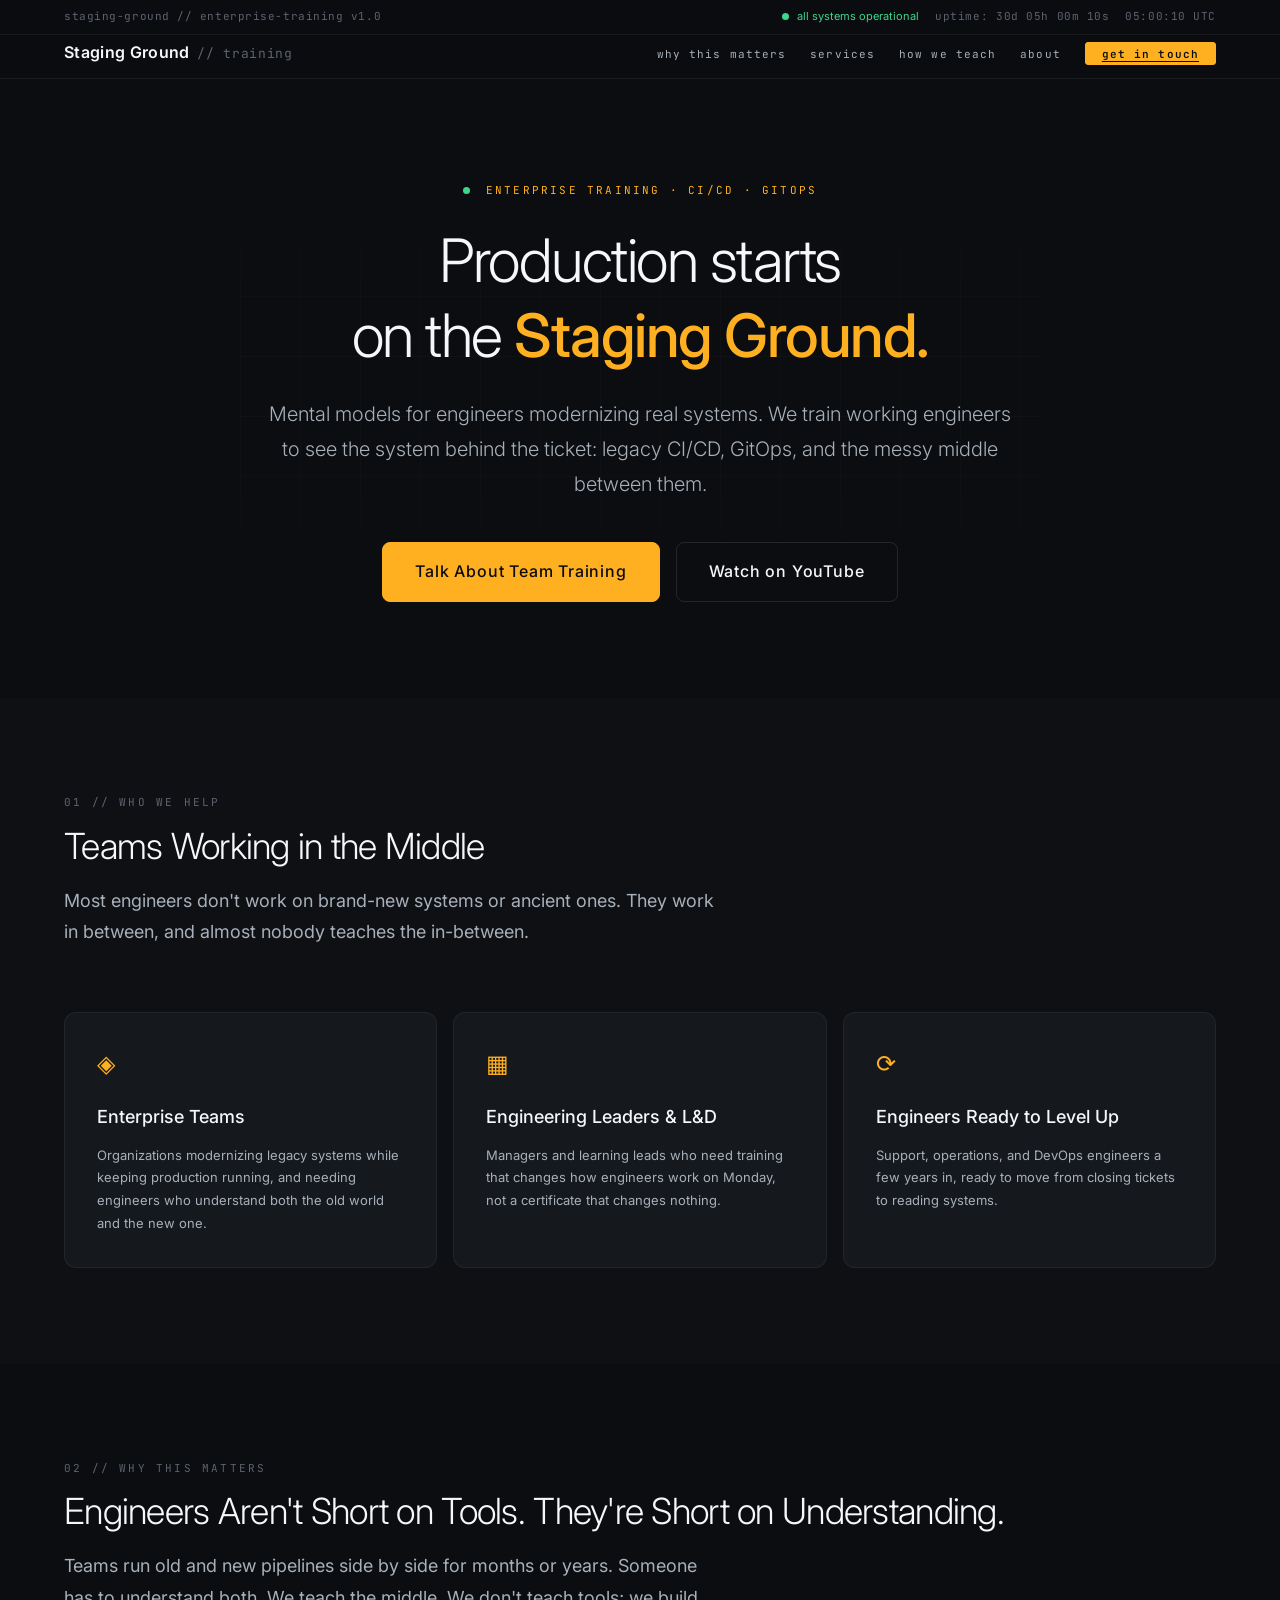
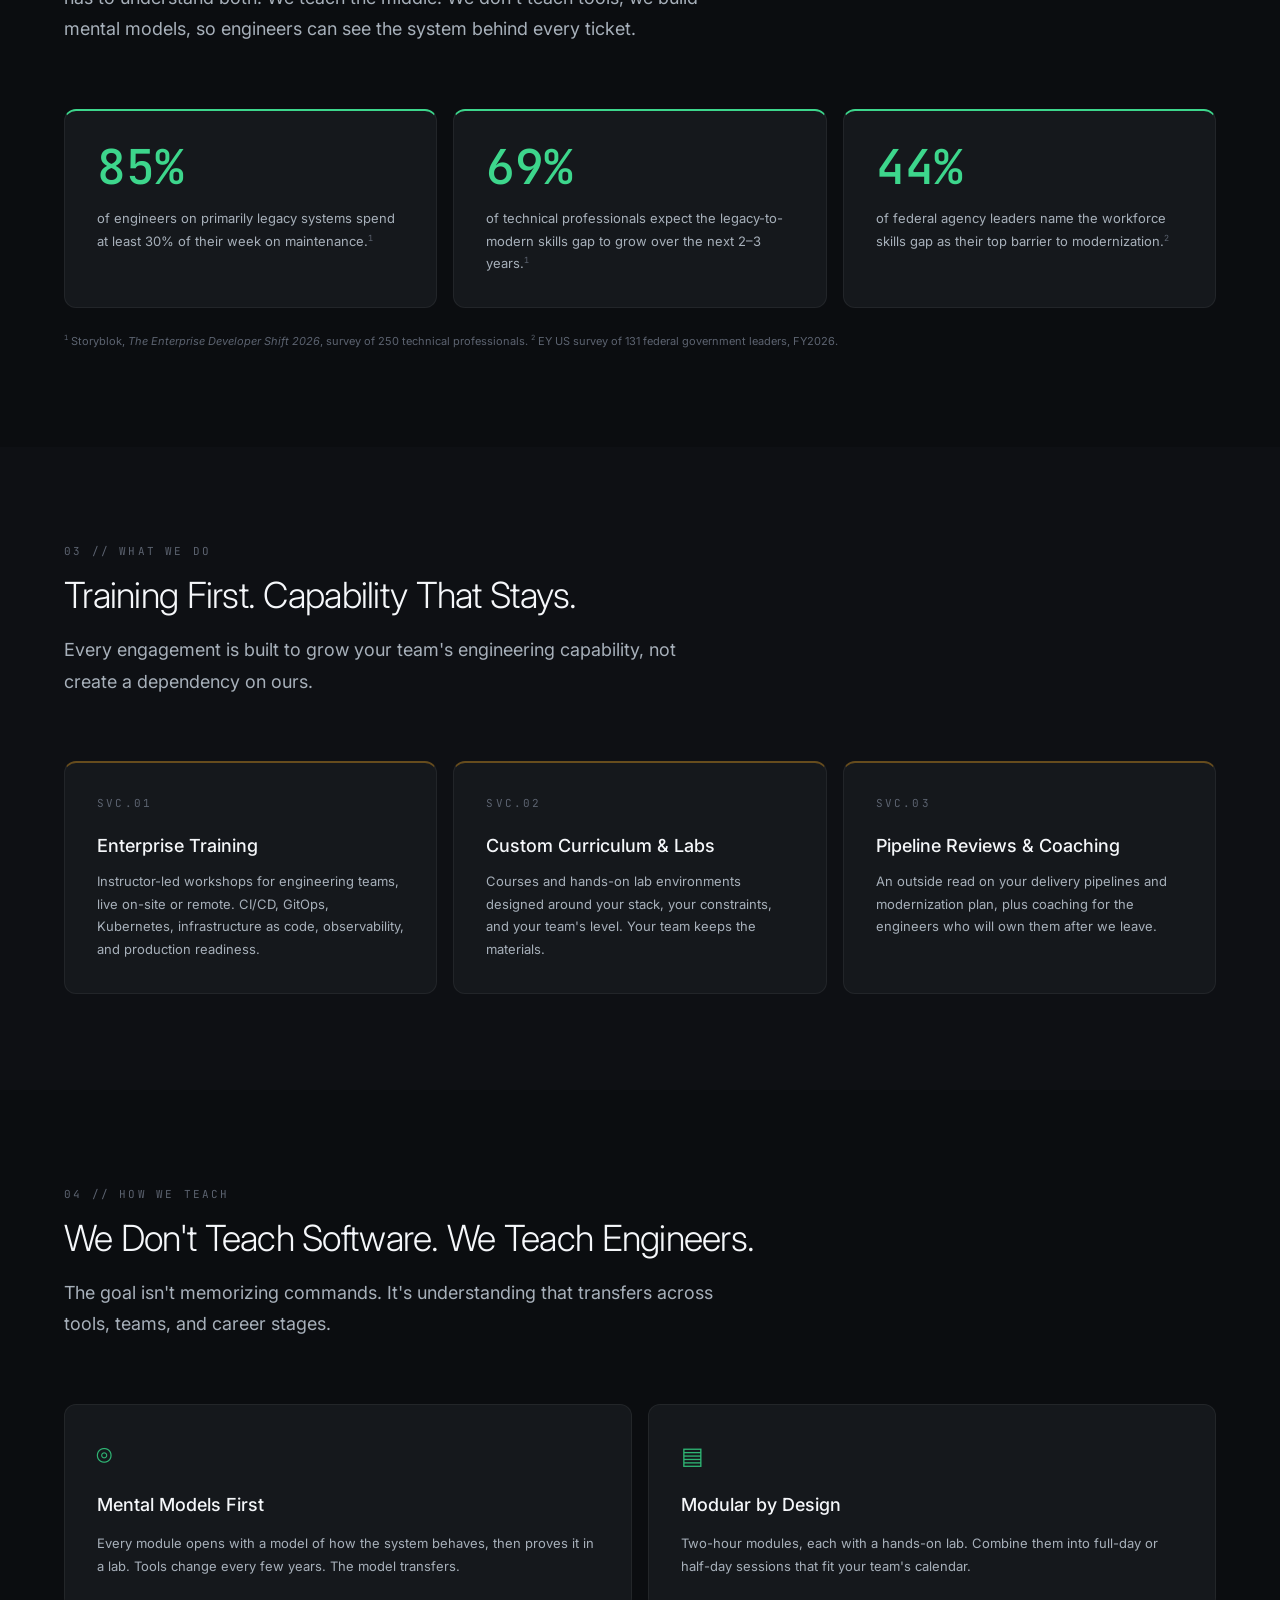
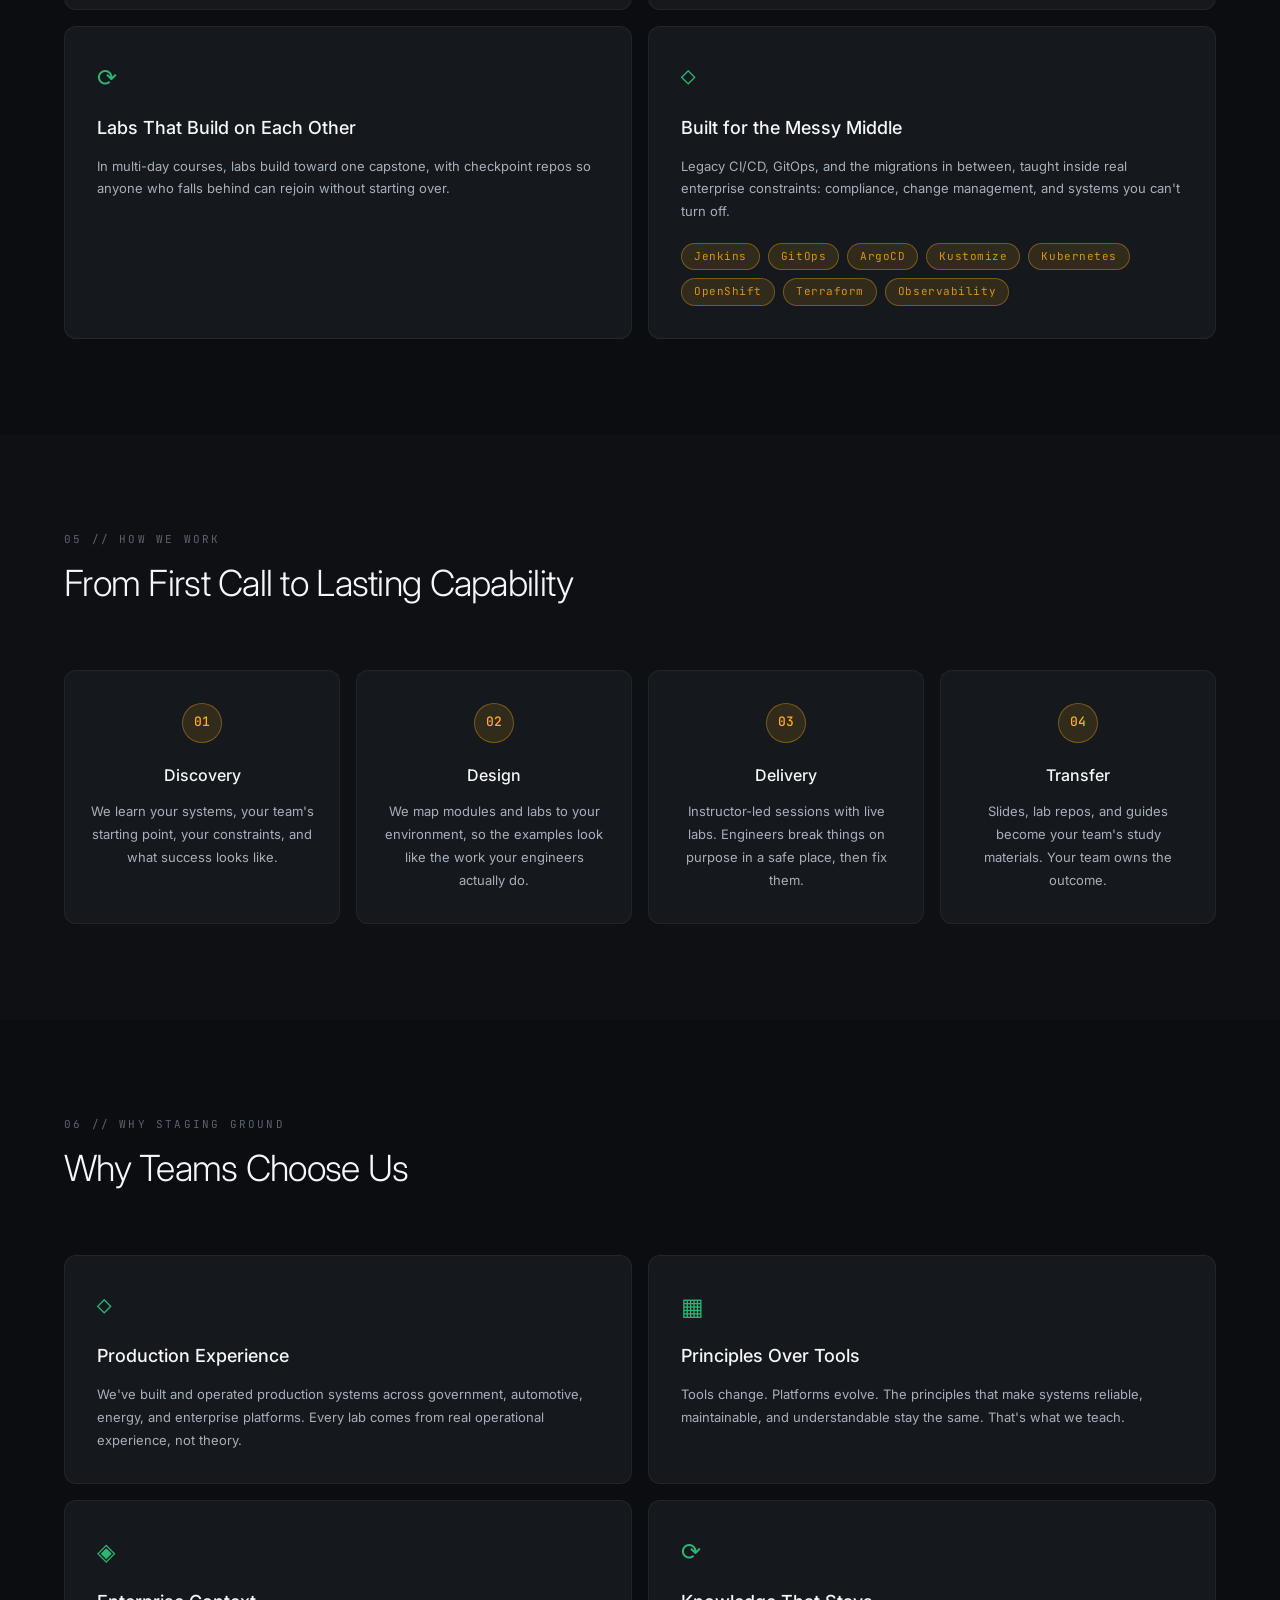
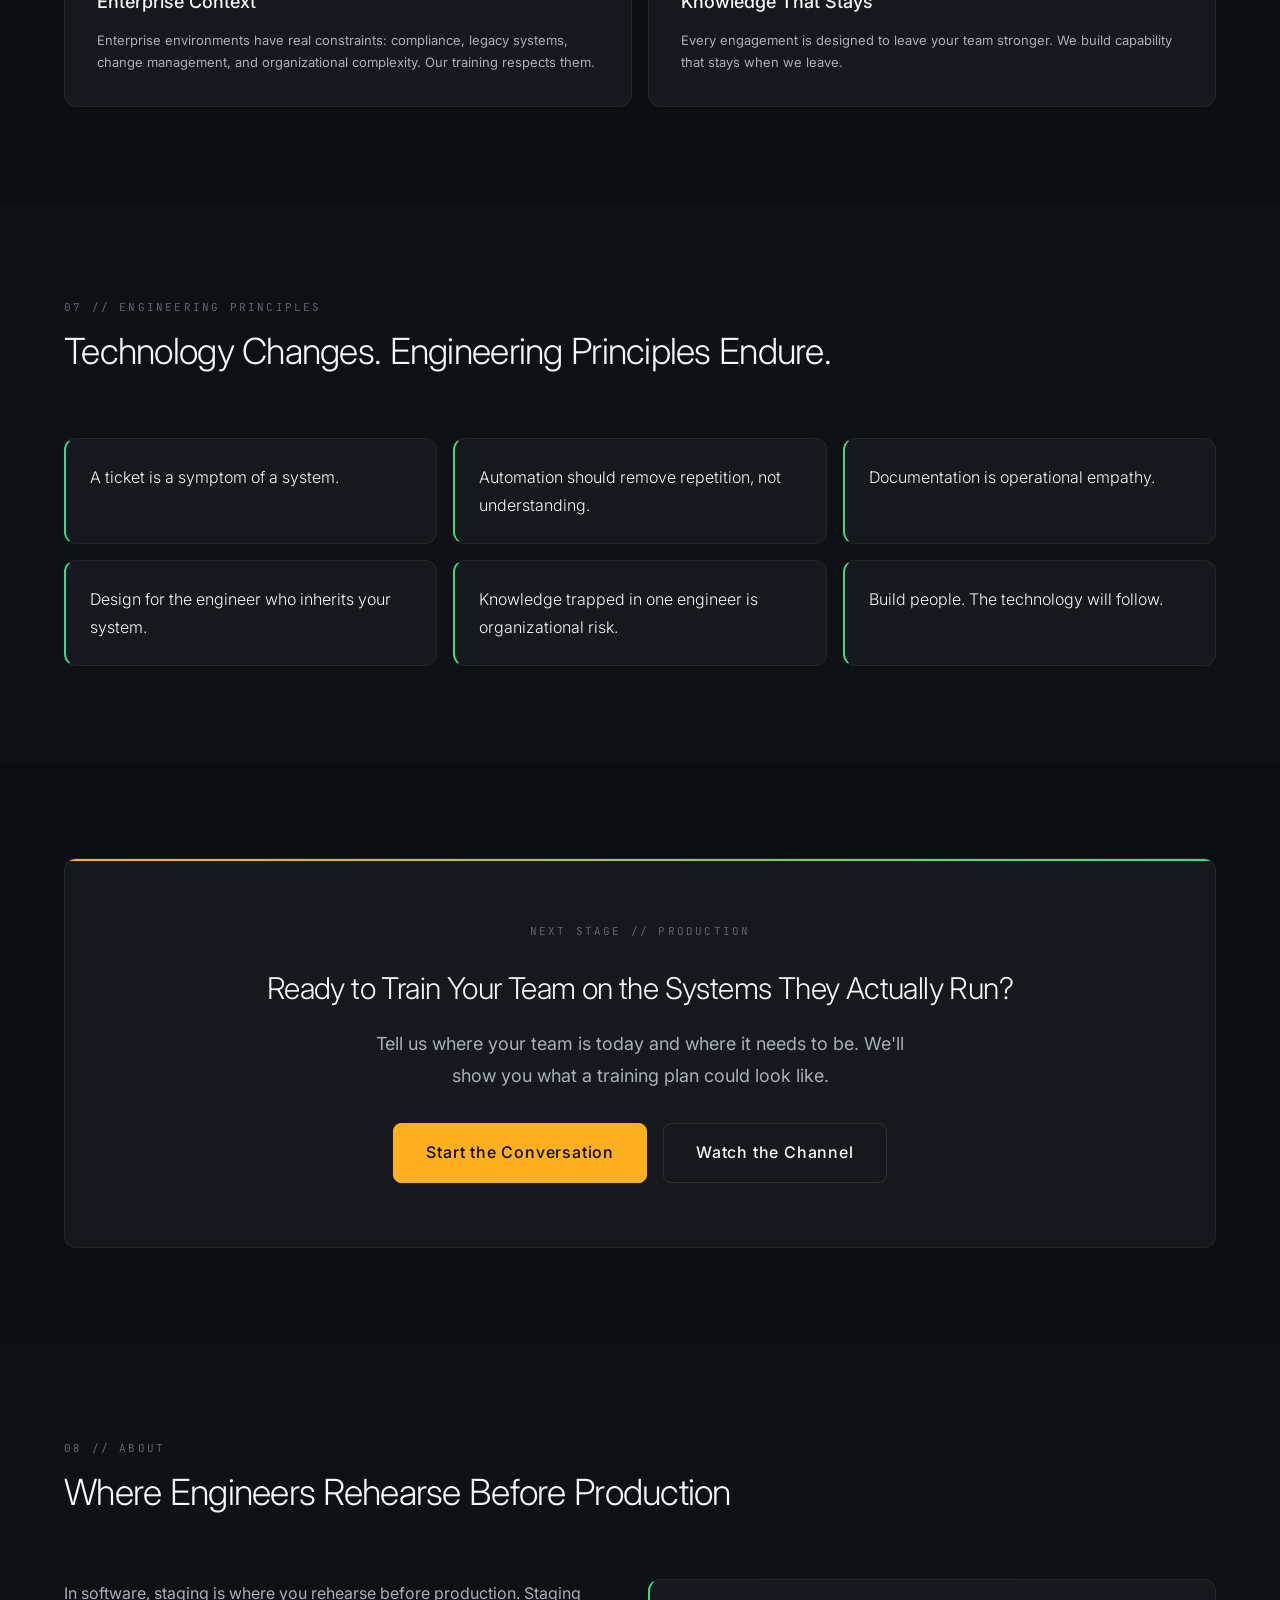
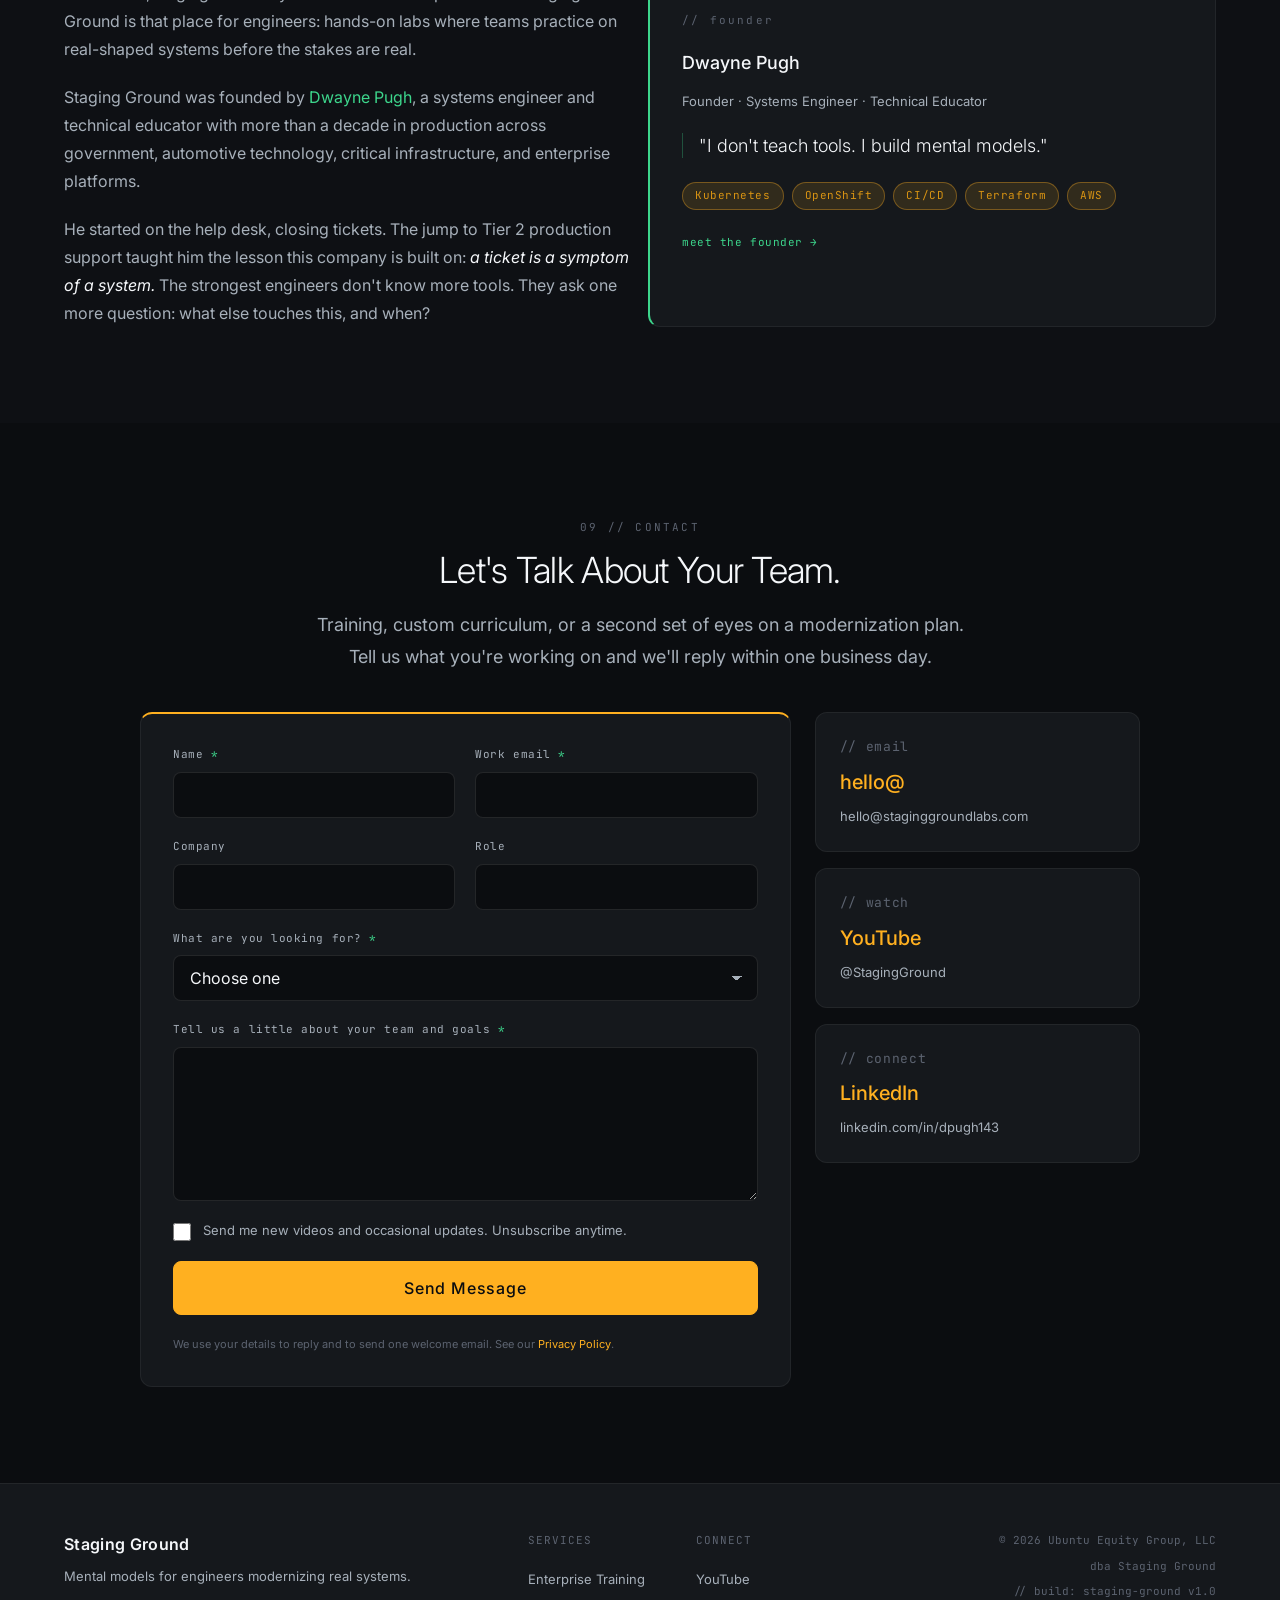
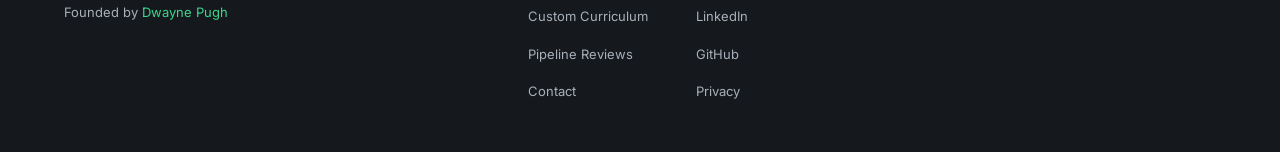
<file: index.html>
<!DOCTYPE html>
<html lang="en">
<head>
  <meta charset="UTF-8" />
  <meta name="viewport" content="width=device-width, initial-scale=1" />
  <title>Staging Ground | Enterprise Technical Training for Real Systems</title>
  <meta name="description" content="Staging Ground trains working engineers to see the system behind the ticket: legacy CI/CD, GitOps, Kubernetes, and the messy middle between them. Hands-on enterprise training built on mental models, not tool tutorials." />
  <meta name="keywords" content="enterprise technical training, DevOps training, CI/CD training, Jenkins migration, GitOps training, Kubernetes training, platform engineering, SRE, Staging Ground" />
  <link rel="canonical" href="https://staginggroundlabs.com/" />

  <meta property="og:site_name" content="Staging Ground" />
  <meta property="og:title" content="Staging Ground | Mental Models for Engineers Modernizing Real Systems" />
  <meta property="og:description" content="Hands-on enterprise training for legacy CI/CD, GitOps, and the messy middle between them." />
  <meta property="og:type" content="website" />
  <meta property="og:url" content="https://staginggroundlabs.com/" />
  <meta name="twitter:card" content="summary" />
  <meta name="twitter:title" content="Staging Ground | Enterprise Technical Training" />
  <meta name="twitter:description" content="Mental models for engineers modernizing real systems." />

  <link rel="icon" href="data:image/svg+xml,%3Csvg xmlns='http://www.w3.org/2000/svg' viewBox='0 0 64 64'%3E%3Crect width='64' height='64' rx='12' fill='%230B0D10'/%3E%3Ctext x='32' y='42' font-family='monospace' font-size='30' font-weight='700' text-anchor='middle' %3E%3Ctspan fill='%23FFB020'%3Eg%3C/tspan%3E%3Ctspan fill='%233DD68C'%3Eg%3C/tspan%3E%3C/text%3E%3C/svg%3E" />

  <link rel="preconnect" href="https://fonts.googleapis.com" />
  <link rel="preconnect" href="https://fonts.gstatic.com" crossorigin />
  <link href="https://fonts.googleapis.com/css2?family=JetBrains+Mono:wght@400;500&family=Inter:wght@300;400;500;600&display=swap" rel="stylesheet" />

  <link rel="stylesheet" href="css/tokens.css" />
  <link rel="stylesheet" href="css/main.css" />
</head>

<body>

  <a href="#main-content" class="skip-link">Skip to main content</a>

  <!-- STATUS BAR ========================================================== -->
  <div class="status-bar" role="banner" aria-label="System status">
    <div class="status-bar__inner">
      <span class="status-bar__id mono">staging-ground // enterprise-training v1.0</span>
      <div class="status-bar__indicators">
        <span class="status-pill status-pill--green" aria-label="System operational">
          <span class="status-dot" aria-hidden="true"></span>
          all systems operational
        </span>
        <span class="status-pill mono" id="uptime-counter" aria-live="polite" aria-label="Uptime">
          uptime: <span id="uptime-value">calculating...</span>
        </span>
        <span class="status-pill mono" id="utc-clock" aria-live="off">
          <span id="clock-value">--:--:-- UTC</span>
        </span>
      </div>
    </div>
  </div>

  <!-- NAVIGATION ========================================================== -->
  <nav class="nav" role="navigation" aria-label="Primary navigation">
    <div class="nav__inner">
      <a href="#" class="nav__brand" aria-label="Staging Ground home">
        <span class="nav__brand-name">Staging Ground</span>
        <span class="nav__brand-sub mono">// training</span>
      </a>
      <button class="nav__toggle" id="nav-toggle" aria-expanded="false" aria-controls="nav-menu" aria-label="Toggle navigation">
        <span class="nav__toggle-bar"></span>
        <span class="nav__toggle-bar"></span>
        <span class="nav__toggle-bar"></span>
      </button>
      <ul class="nav__menu" id="nav-menu" role="list">
        <li><a href="#why" class="nav__link">why this matters</a></li>
        <li><a href="#services" class="nav__link">services</a></li>
        <li><a href="#training" class="nav__link">how we teach</a></li>
        <li><a href="#about" class="nav__link">about</a></li>
        <li><a href="#contact" class="nav__link nav__link--cta">get in touch</a></li>
      </ul>
    </div>
  </nav>

  <!-- MAIN CONTENT ======================================================== -->
  <main id="main-content">

    <!-- HERO =============================================================== -->
    <section class="hero" aria-labelledby="hero-heading">
      <div class="container">
        <div class="hero__grid-overlay" aria-hidden="true"></div>

        <p class="hero__eyebrow mono">
          <span class="status-dot status-dot--inline" aria-hidden="true"></span>
          enterprise training · ci/cd · gitops
        </p>
        <h1 class="hero__heading" id="hero-heading">
          Production starts<br />
          on the <span class="hero__heading-accent">Staging Ground.</span>
        </h1>
        <p class="hero__sub">
          Mental models for engineers modernizing real systems. We train working
          engineers to see the system behind the ticket: legacy CI/CD, GitOps,
          and the messy middle between them.
        </p>
        <div class="hero__actions">
          <a href="#contact" class="btn btn--primary btn--lg">Talk About Team Training</a>
          <a href="https://www.youtube.com/@StagingGround" target="_blank" rel="noopener" class="btn btn--ghost btn--lg">Watch on YouTube</a>
        </div>
      </div>
    </section>

    <!-- WHO WE HELP ======================================================= -->
    <section class="section section--alt" id="audience" aria-labelledby="audience-heading">
      <div class="container">
        <div class="section__header">
          <p class="section__eyebrow section-num">01 // who we help</p>
          <h2 class="section__heading" id="audience-heading">Teams Working in the Middle</h2>
          <p class="section__sub">
            Most engineers don't work on brand-new systems or ancient ones. They work
            in between, and almost nobody teaches the in-between.
          </p>
        </div>

        <div class="audience__grid">
          <div class="audience-card">
            <div class="audience-card__icon" aria-hidden="true">◈</div>
            <h3 class="audience-card__title">Enterprise Teams</h3>
            <p class="audience-card__desc">
              Organizations modernizing legacy systems while keeping production running,
              and needing engineers who understand both the old world and the new one.
            </p>
          </div>
          <div class="audience-card">
            <div class="audience-card__icon" aria-hidden="true">▦</div>
            <h3 class="audience-card__title">Engineering Leaders &amp; L&amp;D</h3>
            <p class="audience-card__desc">
              Managers and learning leads who need training that changes how engineers
              work on Monday, not a certificate that changes nothing.
            </p>
          </div>
          <div class="audience-card">
            <div class="audience-card__icon" aria-hidden="true">⟳</div>
            <h3 class="audience-card__title">Engineers Ready to Level Up</h3>
            <p class="audience-card__desc">
              Support, operations, and DevOps engineers a few years in, ready to move
              from closing tickets to reading systems.
            </p>
          </div>
        </div>
      </div>
    </section>

    <!-- WHY WE TEACH THIS ================================================= -->
    <section class="section" id="why" aria-labelledby="why-heading">
      <div class="container">
        <div class="section__header">
          <p class="section__eyebrow section-num">02 // why this matters</p>
          <h2 class="section__heading" id="why-heading">Engineers Aren't Short on Tools. They're Short on Understanding.</h2>
          <p class="section__sub">
            Teams run old and new pipelines side by side for months or years. Someone has
            to understand both. We teach the middle. We don't teach tools; we build mental
            models, so engineers can see the system behind every ticket.
          </p>
        </div>

        <div class="audience__grid">
          <div class="stat-card">
            <p class="stat-card__num">85%</p>
            <p class="stat-card__desc">
              of engineers on primarily legacy systems spend at least 30% of their week on maintenance.<sup>1</sup>
            </p>
          </div>
          <div class="stat-card">
            <p class="stat-card__num">69%</p>
            <p class="stat-card__desc">
              of technical professionals expect the legacy-to-modern skills gap to grow over the next 2–3 years.<sup>1</sup>
            </p>
          </div>
          <div class="stat-card">
            <p class="stat-card__num">44%</p>
            <p class="stat-card__desc">
              of federal agency leaders name the workforce skills gap as their top barrier to modernization.<sup>2</sup>
            </p>
          </div>
        </div>

        <p class="source-note">
          <sup>1</sup> Storyblok, <em>The Enterprise Developer Shift 2026</em>, survey of 250 technical professionals.
          <sup>2</sup> EY US survey of 131 federal government leaders, FY2026.
        </p>
      </div>
    </section>

    <!-- SERVICES ========================================================== -->
    <section class="section section--alt" id="services" aria-labelledby="services-heading">
      <div class="container">
        <div class="section__header">
          <p class="section__eyebrow section-num">03 // what we do</p>
          <h2 class="section__heading" id="services-heading">Training First. Capability That Stays.</h2>
          <p class="section__sub">
            Every engagement is built to grow your team's engineering capability,
            not create a dependency on ours.
          </p>
        </div>

        <div class="services__grid">
          <div class="service-card">
            <p class="service-card__num">SVC.01</p>
            <h3 class="service-card__title">Enterprise Training</h3>
            <p class="service-card__desc">
              Instructor-led workshops for engineering teams, live on-site or remote.
              CI/CD, GitOps, Kubernetes, infrastructure as code, observability, and
              production readiness.
            </p>
          </div>
          <div class="service-card">
            <p class="service-card__num">SVC.02</p>
            <h3 class="service-card__title">Custom Curriculum &amp; Labs</h3>
            <p class="service-card__desc">
              Courses and hands-on lab environments designed around your stack, your
              constraints, and your team's level. Your team keeps the materials.
            </p>
          </div>
          <div class="service-card">
            <p class="service-card__num">SVC.03</p>
            <h3 class="service-card__title">Pipeline Reviews &amp; Coaching</h3>
            <p class="service-card__desc">
              An outside read on your delivery pipelines and modernization plan, plus
              coaching for the engineers who will own them after we leave.
            </p>
          </div>
        </div>
      </div>
    </section>

    <!-- HOW WE TEACH ====================================================== -->
    <section class="section" id="training" aria-labelledby="training-heading">
      <div class="container">
        <div class="section__header">
          <p class="section__eyebrow section-num">04 // how we teach</p>
          <h2 class="section__heading" id="training-heading">We Don't Teach Software. We Teach Engineers.</h2>
          <p class="section__sub">
            The goal isn't memorizing commands. It's understanding that transfers across
            tools, teams, and career stages.
          </p>
        </div>

        <div class="why__grid">
          <div class="why-card">
            <div class="why-card__icon" aria-hidden="true">◎</div>
            <h3 class="why-card__title">Mental Models First</h3>
            <p class="why-card__desc">
              Every module opens with a model of how the system behaves, then proves it
              in a lab. Tools change every few years. The model transfers.
            </p>
          </div>
          <div class="why-card">
            <div class="why-card__icon" aria-hidden="true">▤</div>
            <h3 class="why-card__title">Modular by Design</h3>
            <p class="why-card__desc">
              Two-hour modules, each with a hands-on lab. Combine them into full-day or
              half-day sessions that fit your team's calendar.
            </p>
          </div>
          <div class="why-card">
            <div class="why-card__icon" aria-hidden="true">⟳</div>
            <h3 class="why-card__title">Labs That Build on Each Other</h3>
            <p class="why-card__desc">
              In multi-day courses, labs build toward one capstone, with checkpoint repos
              so anyone who falls behind can rejoin without starting over.
            </p>
          </div>
          <div class="why-card">
            <div class="why-card__icon" aria-hidden="true">◇</div>
            <h3 class="why-card__title">Built for the Messy Middle</h3>
            <p class="why-card__desc">
              Legacy CI/CD, GitOps, and the migrations in between, taught inside real
              enterprise constraints: compliance, change management, and systems you can't turn off.
            </p>
            <div class="tag-row" style="margin-top: var(--space-5);">
              <span class="tag">Jenkins</span>
              <span class="tag">GitOps</span>
              <span class="tag">ArgoCD</span>
              <span class="tag">Kustomize</span>
              <span class="tag">Kubernetes</span>
              <span class="tag">OpenShift</span>
              <span class="tag">Terraform</span>
              <span class="tag">Observability</span>
            </div>
          </div>
        </div>
      </div>
    </section>

    <!-- HOW WE WORK ======================================================= -->
    <section class="section section--alt" id="process" aria-labelledby="process-heading">
      <div class="container">
        <div class="section__header">
          <p class="section__eyebrow section-num">05 // how we work</p>
          <h2 class="section__heading" id="process-heading">From First Call to Lasting Capability</h2>
        </div>

        <div class="process__grid">
          <div class="process-step">
            <div class="process-step__num">01</div>
            <h3 class="process-step__title">Discovery</h3>
            <p class="process-step__desc">
              We learn your systems, your team's starting point, your constraints,
              and what success looks like.
            </p>
          </div>
          <div class="process-step">
            <div class="process-step__num">02</div>
            <h3 class="process-step__title">Design</h3>
            <p class="process-step__desc">
              We map modules and labs to your environment, so the examples look like
              the work your engineers actually do.
            </p>
          </div>
          <div class="process-step">
            <div class="process-step__num">03</div>
            <h3 class="process-step__title">Delivery</h3>
            <p class="process-step__desc">
              Instructor-led sessions with live labs. Engineers break things on purpose
              in a safe place, then fix them.
            </p>
          </div>
          <div class="process-step">
            <div class="process-step__num">04</div>
            <h3 class="process-step__title">Transfer</h3>
            <p class="process-step__desc">
              Slides, lab repos, and guides become your team's study materials.
              Your team owns the outcome.
            </p>
          </div>
        </div>
      </div>
    </section>

    <!-- WHY STAGING GROUND ================================================ -->
    <section class="section" id="difference" aria-labelledby="difference-heading">
      <div class="container">
        <div class="section__header">
          <p class="section__eyebrow section-num">06 // why staging ground</p>
          <h2 class="section__heading" id="difference-heading">Why Teams Choose Us</h2>
        </div>

        <div class="why__grid">
          <div class="why-card">
            <div class="why-card__icon" aria-hidden="true">◇</div>
            <h3 class="why-card__title">Production Experience</h3>
            <p class="why-card__desc">
              We've built and operated production systems across government, automotive,
              energy, and enterprise platforms. Every lab comes from real operational
              experience, not theory.
            </p>
          </div>
          <div class="why-card">
            <div class="why-card__icon" aria-hidden="true">▦</div>
            <h3 class="why-card__title">Principles Over Tools</h3>
            <p class="why-card__desc">
              Tools change. Platforms evolve. The principles that make systems reliable,
              maintainable, and understandable stay the same. That's what we teach.
            </p>
          </div>
          <div class="why-card">
            <div class="why-card__icon" aria-hidden="true">◈</div>
            <h3 class="why-card__title">Enterprise Context</h3>
            <p class="why-card__desc">
              Enterprise environments have real constraints: compliance, legacy systems,
              change management, and organizational complexity. Our training respects them.
            </p>
          </div>
          <div class="why-card">
            <div class="why-card__icon" aria-hidden="true">⟳</div>
            <h3 class="why-card__title">Knowledge That Stays</h3>
            <p class="why-card__desc">
              Every engagement is designed to leave your team stronger. We build
              capability that stays when we leave.
            </p>
          </div>
        </div>
      </div>
    </section>

    <!-- ENGINEERING PRINCIPLES ============================================ -->
    <section class="section section--alt" id="principles" aria-labelledby="principles-heading">
      <div class="container">
        <div class="section__header">
          <p class="section__eyebrow section-num">07 // engineering principles</p>
          <h2 class="section__heading" id="principles-heading">Technology Changes. Engineering Principles Endure.</h2>
        </div>

        <div class="principles__grid">
          <div class="principle-card">
            <p class="principle-card__text">A ticket is a symptom of a system.</p>
          </div>
          <div class="principle-card">
            <p class="principle-card__text">Automation should remove repetition, not understanding.</p>
          </div>
          <div class="principle-card">
            <p class="principle-card__text">Documentation is operational empathy.</p>
          </div>
          <div class="principle-card">
            <p class="principle-card__text">Design for the engineer who inherits your system.</p>
          </div>
          <div class="principle-card">
            <p class="principle-card__text">Knowledge trapped in one engineer is organizational risk.</p>
          </div>
          <div class="principle-card">
            <p class="principle-card__text">Build people. The technology will follow.</p>
          </div>
        </div>
      </div>
    </section>

    <!-- CTA BANNER ======================================================== -->
    <section class="section" aria-labelledby="cta-heading">
      <div class="container">
        <div class="cta-banner">
          <p class="section__eyebrow section-num" style="margin-bottom: var(--space-6);">
            next stage // production
          </p>
          <h2 class="cta-banner__heading" id="cta-heading">
            Ready to Train Your Team on the Systems They Actually Run?
          </h2>
          <p class="cta-banner__sub">
            Tell us where your team is today and where it needs to be. We'll show you
            what a training plan could look like.
          </p>
          <div class="cta-banner__actions">
            <a href="#contact" class="btn btn--primary btn--lg">Start the Conversation</a>
            <a href="https://www.youtube.com/@StagingGround" target="_blank" rel="noopener" class="btn btn--ghost btn--lg">Watch the Channel</a>
          </div>
        </div>
      </div>
    </section>

    <!-- ABOUT ============================================================= -->
    <section class="section section--alt" id="about" aria-labelledby="about-heading">
      <div class="container">
        <div class="section__header">
          <p class="section__eyebrow section-num">08 // about</p>
          <h2 class="section__heading" id="about-heading">Where Engineers Rehearse Before Production</h2>
        </div>

        <div class="why__grid">
          <div class="about__copy">
            <p>
              In software, staging is where you rehearse before production. Staging Ground
              is that place for engineers: hands-on labs where teams practice on real-shaped
              systems before the stakes are real.
            </p>
            <p>
              Staging Ground was founded by
              <a href="https://dpugh143.github.io/dwayne.pugh/" target="_blank" rel="noopener" class="link--prod">Dwayne Pugh</a>,
              a systems engineer and technical educator with more than a decade in production
              across government, automotive technology, critical infrastructure, and
              enterprise platforms.
            </p>
            <p>
              He started on the help desk, closing tickets. The jump to Tier 2 production
              support taught him the lesson this company is built on: <em>a ticket is a
              symptom of a system.</em> The strongest engineers don't know more tools.
              They ask one more question: what else touches this, and when?
            </p>
          </div>
          <div class="why-card founder-card">
            <p class="service-card__num">// founder</p>
            <h3 class="why-card__title">Dwayne Pugh</h3>
            <p class="why-card__desc founder-card__role">
              Founder · Systems Engineer · Technical Educator
            </p>
            <blockquote class="founder-card__quote">
              "I don't teach tools. I build mental models."
            </blockquote>
            <div class="tag-row">
              <span class="tag">Kubernetes</span>
              <span class="tag">OpenShift</span>
              <span class="tag">CI/CD</span>
              <span class="tag">Terraform</span>
              <span class="tag">AWS</span>
            </div>
            <a href="https://dpugh143.github.io/dwayne.pugh/" target="_blank" rel="noopener" class="founder-card__link mono">meet the founder →</a>
          </div>
        </div>
      </div>
    </section>

    <!-- CONTACT =========================================================== -->
    <section class="section section--contact" id="contact" aria-labelledby="contact-heading">
      <div class="container">
        <div class="section__header">
          <p class="section__eyebrow section-num">09 // contact</p>
          <h2 class="section__heading" id="contact-heading">Let's Talk About Your Team.</h2>
          <p class="section__sub">
            Training, custom curriculum, or a second set of eyes on a modernization plan.
            Tell us what you're working on and we'll reply within one business day.
          </p>
        </div>

        <div class="contact__layout">
          <!--
            CONTACT FORM CONFIG — the only three values to set:
              1. access_key            → your Web3Forms access key (emails each inquiry to hello@)
              2. data-kit-contact-form → Kit form ID for "Website Contact" (stores contact, sends welcome email)
              3. data-kit-updates-form → Kit form ID for "Website Updates" (opt-in list for video emails)
            All three are public by design; they are safe to commit.
            See CONTACT_LOOP.md for setup and testing.
          -->
          <form
            class="contact-form"
            id="contact-form"
            action="https://api.web3forms.com/submit"
            method="POST"
            novalidate
            data-kit-base="https://app.kit.com"
            data-kit-contact-form="YOUR_KIT_CONTACT_FORM_ID"
            data-kit-updates-form="YOUR_KIT_UPDATES_FORM_ID"
          >
            <input type="hidden" name="access_key" value="YOUR_WEB3FORMS_ACCESS_KEY" />
            <input type="hidden" name="from_name" value="Staging Ground website" />
            <input type="hidden" name="subject" value="New inquiry from staginggroundlabs.com" />
            <!-- Honeypot: bots fill this, people never see it -->
            <input type="checkbox" name="botcheck" class="visually-hidden" tabindex="-1" autocomplete="off" aria-hidden="true" />

            <div class="form-row">
              <div class="form-field">
                <label for="cf-name">Name <span class="form-req" aria-hidden="true">*</span></label>
                <input id="cf-name" name="name" type="text" autocomplete="name" required maxlength="120" />
              </div>
              <div class="form-field">
                <label for="cf-email">Work email <span class="form-req" aria-hidden="true">*</span></label>
                <input id="cf-email" name="email" type="email" autocomplete="email" required maxlength="160" />
              </div>
            </div>

            <div class="form-row">
              <div class="form-field">
                <label for="cf-company">Company</label>
                <input id="cf-company" name="company" type="text" autocomplete="organization" maxlength="120" />
              </div>
              <div class="form-field">
                <label for="cf-role">Role</label>
                <input id="cf-role" name="role" type="text" autocomplete="organization-title" maxlength="120" />
              </div>
            </div>

            <div class="form-field">
              <label for="cf-interest">What are you looking for? <span class="form-req" aria-hidden="true">*</span></label>
              <select id="cf-interest" name="interest" required>
                <option value="">Choose one</option>
                <option>Training for my team</option>
                <option>Custom curriculum or labs</option>
                <option>Pipeline or modernization review</option>
                <option>Coaching</option>
                <option>Something else</option>
              </select>
            </div>

            <div class="form-field">
              <label for="cf-message">Tell us a little about your team and goals <span class="form-req" aria-hidden="true">*</span></label>
              <textarea id="cf-message" name="message" rows="5" required maxlength="4000"></textarea>
            </div>

            <label class="form-check" for="cf-updates">
              <input id="cf-updates" name="updates_optin" type="checkbox" value="yes" />
              <span>Send me new videos and occasional updates. Unsubscribe anytime.</span>
            </label>

            <button type="submit" class="btn btn--primary btn--lg btn--full" id="cf-submit">Send Message</button>

            <p class="form-status" id="cf-status" role="status" aria-live="polite"></p>

            <p class="form-fineprint">
              We use your details to reply and to send one welcome email.
              See our <a href="privacy.html">Privacy Policy</a>.
            </p>
          </form>

          <div class="contact__aside">
            <a href="mailto:hello@staginggroundlabs.com" class="contact-card">
              <p class="contact-card__label mono">// email</p>
              <p class="contact-card__title">hello@</p>
              <p class="contact-card__value">hello@staginggroundlabs.com</p>
            </a>
            <a href="https://www.youtube.com/@StagingGround" target="_blank" rel="noopener" class="contact-card">
              <p class="contact-card__label mono">// watch</p>
              <p class="contact-card__title">YouTube</p>
              <p class="contact-card__value">@StagingGround</p>
            </a>
            <a href="https://linkedin.com/in/dpugh143" target="_blank" rel="noopener" class="contact-card">
              <p class="contact-card__label mono">// connect</p>
              <p class="contact-card__title">LinkedIn</p>
              <p class="contact-card__value">linkedin.com/in/dpugh143</p>
            </a>
          </div>
        </div>
      </div>
    </section>

  </main>

  <!-- FOOTER ============================================================== -->
  <footer class="footer" role="contentinfo">
    <div class="footer__inner">
      <div class="footer__left">
        <p class="footer__brand-name">Staging Ground</p>
        <p class="footer__tagline">Mental models for engineers modernizing real systems.</p>
        <p class="footer__personal">
          Founded by <a href="https://dpugh143.github.io/dwayne.pugh/" target="_blank" rel="noopener">Dwayne Pugh</a>
        </p>
      </div>
      <div class="footer__links">
        <div>
          <p class="footer__col-title">Services</p>
          <ul class="footer__col-list" role="list">
            <li><a href="#services">Enterprise Training</a></li>
            <li><a href="#services">Custom Curriculum</a></li>
            <li><a href="#services">Pipeline Reviews</a></li>
            <li><a href="#contact">Contact</a></li>
          </ul>
        </div>
        <div>
          <p class="footer__col-title">Connect</p>
          <ul class="footer__col-list" role="list">
            <li><a href="https://www.youtube.com/@StagingGround" target="_blank" rel="noopener">YouTube</a></li>
            <li><a href="https://linkedin.com/in/dpugh143" target="_blank" rel="noopener">LinkedIn</a></li>
            <li><a href="https://github.com/StagingGround" target="_blank" rel="noopener">GitHub</a></li>
            <li><a href="privacy.html">Privacy</a></li>
          </ul>
        </div>
      </div>
      <div class="footer__right">
        <p class="footer__copy">&copy; <span id="footer-year"></span> Ubuntu Equity Group, LLC</p>
        <p class="footer__copy">dba Staging Ground</p>
        <p class="footer__build">// build: staging-ground v1.0</p>
      </div>
    </div>
  </footer>

  <script src="js/main.js"></script>
  <script src="js/contact.js"></script>
</body>
</html>
</file>
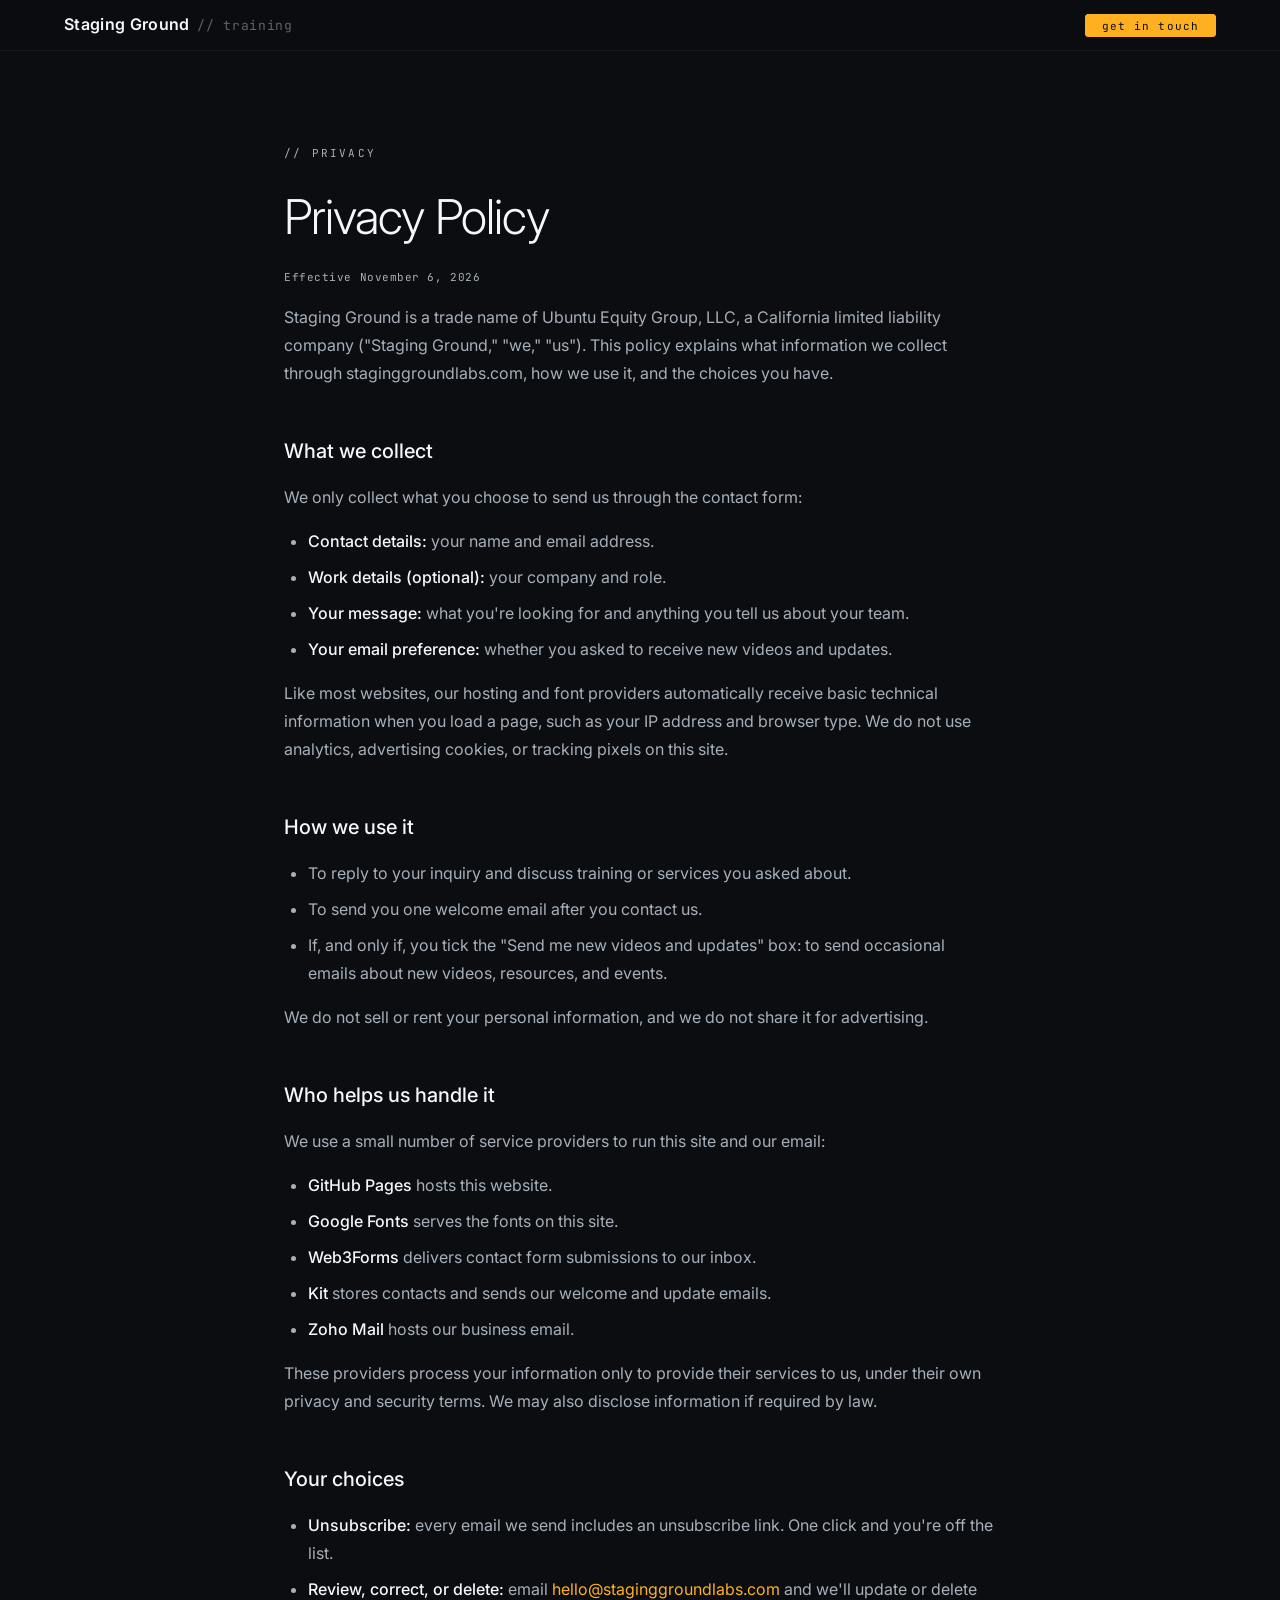
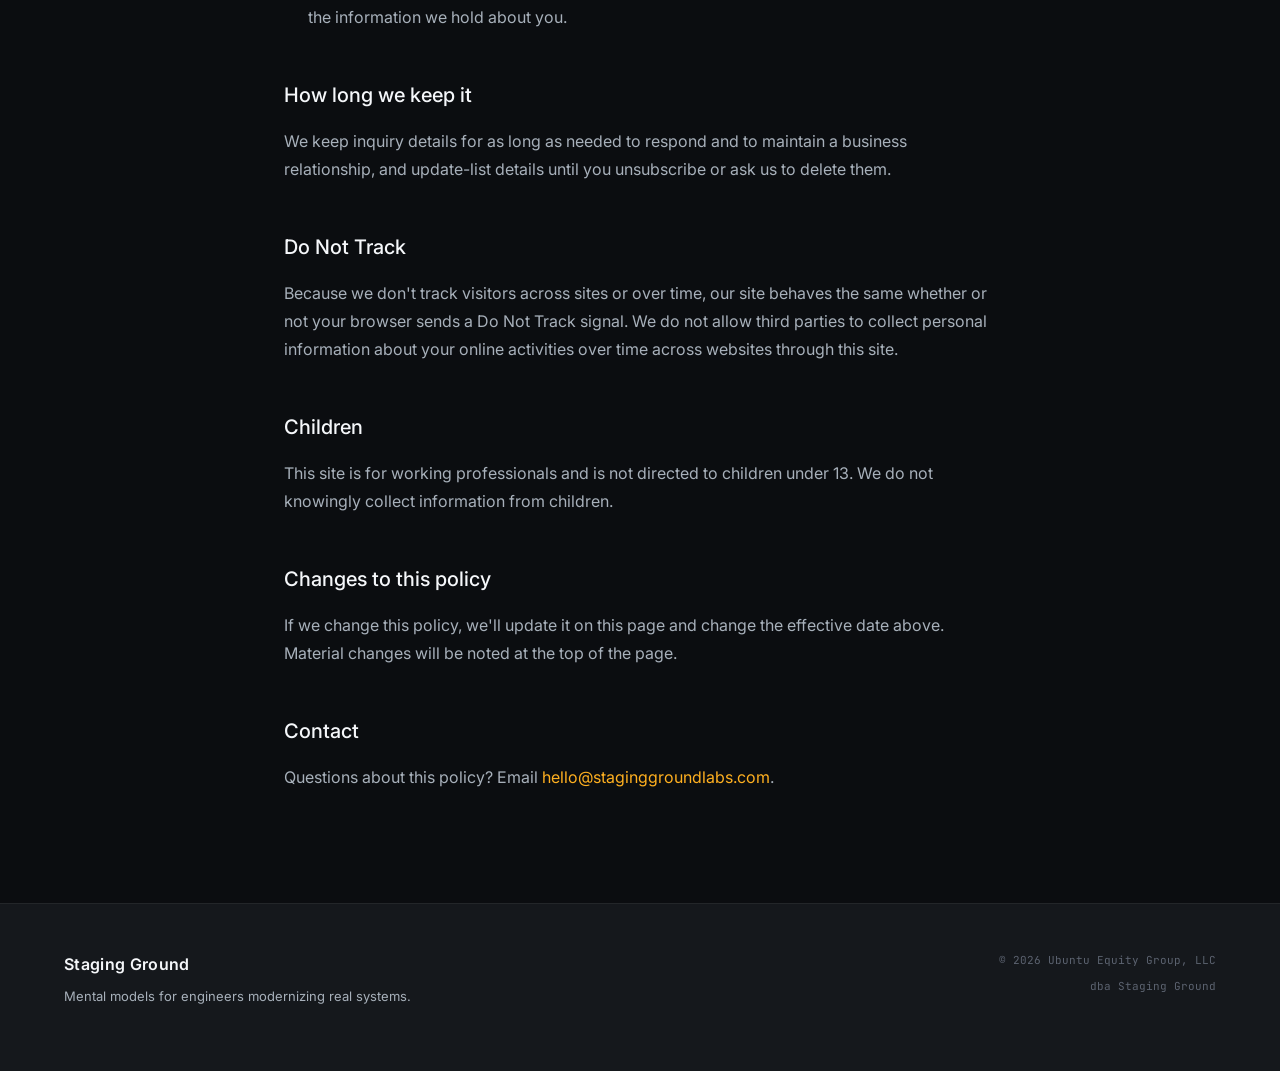
<file: privacy.html>
<!DOCTYPE html>
<html lang="en">
<head>
  <meta charset="UTF-8" />
  <meta name="viewport" content="width=device-width, initial-scale=1" />
  <title>Privacy Policy | Staging Ground</title>
  <meta name="description" content="How Staging Ground collects, uses, and protects the information you share through staginggroundlabs.com." />
  <link rel="canonical" href="https://staginggroundlabs.com/privacy.html" />
  <meta name="robots" content="index, follow" />

  <link rel="icon" href="data:image/svg+xml,%3Csvg xmlns='http://www.w3.org/2000/svg' viewBox='0 0 64 64'%3E%3Crect width='64' height='64' rx='12' fill='%230B0D10'/%3E%3Ctext x='32' y='42' font-family='monospace' font-size='30' font-weight='700' text-anchor='middle' %3E%3Ctspan fill='%23FFB020'%3Eg%3C/tspan%3E%3Ctspan fill='%233DD68C'%3Eg%3C/tspan%3E%3C/text%3E%3C/svg%3E" />

  <link rel="preconnect" href="https://fonts.googleapis.com" />
  <link rel="preconnect" href="https://fonts.gstatic.com" crossorigin />
  <link href="https://fonts.googleapis.com/css2?family=JetBrains+Mono:wght@400;500&family=Inter:wght@300;400;500;600&display=swap" rel="stylesheet" />

  <link rel="stylesheet" href="css/tokens.css" />
  <link rel="stylesheet" href="css/main.css" />
</head>

<body>
  <a href="#main-content" class="skip-link">Skip to main content</a>

  <nav class="nav" role="navigation" aria-label="Primary navigation" style="top: 0;">
    <div class="nav__inner">
      <a href="index.html" class="nav__brand" aria-label="Staging Ground home">
        <span class="nav__brand-name">Staging Ground</span>
        <span class="nav__brand-sub mono">// training</span>
      </a>
      <ul class="nav__menu" role="list" style="display: flex; position: static; background: none; border: 0; padding: 0; flex-direction: row;">
        <li><a href="index.html#contact" class="nav__link nav__link--cta" style="margin: 0;">get in touch</a></li>
      </ul>
    </div>
  </nav>

  <main id="main-content" class="legal">
    <div class="container">
      <p class="section__eyebrow section-num">// privacy</p>
      <h1>Privacy Policy</h1>
      <p class="legal__meta">Effective November 6, 2026</p>

      <p>
        Staging Ground is a trade name of Ubuntu Equity Group, LLC, a California limited
        liability company ("Staging Ground," "we," "us"). This policy explains what
        information we collect through staginggroundlabs.com, how we use it, and the
        choices you have.
      </p>

      <h2>What we collect</h2>
      <p>We only collect what you choose to send us through the contact form:</p>
      <ul>
        <li><strong>Contact details:</strong> your name and email address.</li>
        <li><strong>Work details (optional):</strong> your company and role.</li>
        <li><strong>Your message:</strong> what you're looking for and anything you tell us about your team.</li>
        <li><strong>Your email preference:</strong> whether you asked to receive new videos and updates.</li>
      </ul>
      <p>
        Like most websites, our hosting and font providers automatically receive basic
        technical information when you load a page, such as your IP address and browser
        type. We do not use analytics, advertising cookies, or tracking pixels on this site.
      </p>

      <h2>How we use it</h2>
      <ul>
        <li>To reply to your inquiry and discuss training or services you asked about.</li>
        <li>To send you one welcome email after you contact us.</li>
        <li>
          If, and only if, you tick the "Send me new videos and updates" box: to send
          occasional emails about new videos, resources, and events.
        </li>
      </ul>
      <p>We do not sell or rent your personal information, and we do not share it for advertising.</p>

      <h2>Who helps us handle it</h2>
      <p>We use a small number of service providers to run this site and our email:</p>
      <ul>
        <li><strong>GitHub Pages</strong> hosts this website.</li>
        <li><strong>Google Fonts</strong> serves the fonts on this site.</li>
        <li><strong>Web3Forms</strong> delivers contact form submissions to our inbox.</li>
        <li><strong>Kit</strong> stores contacts and sends our welcome and update emails.</li>
        <li><strong>Zoho Mail</strong> hosts our business email.</li>
      </ul>
      <p>
        These providers process your information only to provide their services to us,
        under their own privacy and security terms. We may also disclose information if
        required by law.
      </p>

      <h2>Your choices</h2>
      <ul>
        <li><strong>Unsubscribe:</strong> every email we send includes an unsubscribe link. One click and you're off the list.</li>
        <li>
          <strong>Review, correct, or delete:</strong> email
          <a href="mailto:hello@staginggroundlabs.com">hello@staginggroundlabs.com</a>
          and we'll update or delete the information we hold about you.
        </li>
      </ul>

      <h2>How long we keep it</h2>
      <p>
        We keep inquiry details for as long as needed to respond and to maintain a business
        relationship, and update-list details until you unsubscribe or ask us to delete them.
      </p>

      <h2>Do Not Track</h2>
      <p>
        Because we don't track visitors across sites or over time, our site behaves the
        same whether or not your browser sends a Do Not Track signal. We do not allow
        third parties to collect personal information about your online activities over
        time across websites through this site.
      </p>

      <h2>Children</h2>
      <p>
        This site is for working professionals and is not directed to children under 13.
        We do not knowingly collect information from children.
      </p>

      <h2>Changes to this policy</h2>
      <p>
        If we change this policy, we'll update it on this page and change the effective
        date above. Material changes will be noted at the top of the page.
      </p>

      <h2>Contact</h2>
      <p>
        Questions about this policy? Email
        <a href="mailto:hello@staginggroundlabs.com">hello@staginggroundlabs.com</a>.
      </p>
    </div>
  </main>

  <footer class="footer" role="contentinfo">
    <div class="footer__inner">
      <div class="footer__left">
        <p class="footer__brand-name">Staging Ground</p>
        <p class="footer__tagline">Mental models for engineers modernizing real systems.</p>
      </div>
      <div class="footer__links"></div>
      <div class="footer__right">
        <p class="footer__copy">&copy; <span id="footer-year"></span> Ubuntu Equity Group, LLC</p>
        <p class="footer__copy">dba Staging Ground</p>
      </div>
    </div>
  </footer>

  <script>
    (function () {
      var el = document.getElementById('footer-year');
      if (el) el.textContent = new Date().getFullYear();
    })();
  </script>
</body>
</html>
</file>
<file: css/tokens.css>
/*
 * tokens.css — Design Token System (Staging Ground)
 * =================================================
 * Shares grid, typography, spacing, radius, and motion with the
 * dwayne.pugh personal site, but NOT its gold palette: the company
 * brand stands on its own.
 *
 * Palette "Staging → Production" (chosen Nov 6, 2026):
 *   - Amber  (#FFB020) = staging. Primary brand color: CTAs, links, highlights.
 *   - Green  (#3DD68C) = production. Proof and outcomes: stats, principles,
 *                        founder accents, healthy-status indicators.
 *   - Near-black surfaces for the SRE-dashboard feel.
 *   The brand promise in color: we take teams from amber to green.
 *
 *   Keep amber bright and yellow-leaning so it never reads as the
 *   personal site's muted gold (#C8860A).
 */

:root {
  /* -------------------------------------------------------------------
     Color: Backgrounds
  ------------------------------------------------------------------- */
  --color-bg-base:        #0B0D10;
  --color-bg-surface:     #15181C;
  --color-bg-elevated:    #1D2127;
  --color-bg-alt:         #0E1014;

  /* -------------------------------------------------------------------
     Color: Accents
  ------------------------------------------------------------------- */
  /* Staging — primary brand color */
  --color-amber:          #FFB020;
  --color-amber-dim:      #D99413;
  --color-amber-glow:     rgba(255, 176, 32, 0.12);

  /* Production — proof and outcomes */
  --color-green-bright:   #3DD68C;
  --color-green:          #2FB574;
  --color-green-dim:      #23885A;
  --color-green-glow:     rgba(61, 214, 140, 0.12);

  --color-red:            #8B3A3A;
  --color-red-dim:        #6B2A2A;

  /* -------------------------------------------------------------------
     Color: Text
  ------------------------------------------------------------------- */
  --color-text-primary:   #F5F7FA;
  --color-text-secondary: #A7B0BA;
  --color-text-tertiary:  #5C6370;
  --color-text-amber:     var(--color-amber);
  --color-text-green:     var(--color-green-bright);

  /* -------------------------------------------------------------------
     Color: Borders & Dividers
  ------------------------------------------------------------------- */
  --color-border-subtle:  rgba(255, 255, 255, 0.06);
  --color-border-default: rgba(255, 255, 255, 0.10);
  --color-border-strong:  rgba(255, 255, 255, 0.18);
  --color-border-amber:   rgba(255, 176, 32, 0.35);
  --color-border-green:   rgba(61, 214, 140, 0.30);

  /* -------------------------------------------------------------------
     Color: Status
  ------------------------------------------------------------------- */
  --color-status-green:   var(--color-green-bright);
  --color-status-amber:   var(--color-amber);
  --color-status-red:     #B54040;

  /* -------------------------------------------------------------------
     Typography
  ------------------------------------------------------------------- */
  --font-body:   'Inter', -apple-system, BlinkMacSystemFont, 'Segoe UI', sans-serif;
  --font-mono:   'JetBrains Mono', 'Fira Code', 'Courier New', monospace;

  --text-xs:    0.688rem;
  --text-sm:    0.813rem;
  --text-base:  1rem;
  --text-lg:    1.125rem;
  --text-xl:    1.25rem;
  --text-2xl:   1.5rem;
  --text-3xl:   1.875rem;
  --text-4xl:   2.25rem;
  --text-5xl:   3rem;
  --text-6xl:   3.75rem;

  --weight-light:   300;
  --weight-regular: 400;
  --weight-medium:  500;
  --weight-semi:    600;

  --leading-tight:   1.25;
  --leading-snug:    1.4;
  --leading-normal:  1.6;
  --leading-relaxed: 1.75;

  --tracking-wide:   0.05em;
  --tracking-wider:  0.1em;
  --tracking-widest: 0.2em;

  /* -------------------------------------------------------------------
     Spacing
  ------------------------------------------------------------------- */
  --space-1:  0.25rem;
  --space-2:  0.5rem;
  --space-3:  0.75rem;
  --space-4:  1rem;
  --space-5:  1.25rem;
  --space-6:  1.5rem;
  --space-8:  2rem;
  --space-10: 2.5rem;
  --space-12: 3rem;
  --space-16: 4rem;
  --space-20: 5rem;
  --space-24: 6rem;
  --space-32: 8rem;

  /* -------------------------------------------------------------------
     Layout
  ------------------------------------------------------------------- */
  --container-max:  1200px;
  --container-pad:  var(--space-6);
  --radius-sm:      4px;
  --radius-md:      8px;
  --radius-lg:      12px;

  /* -------------------------------------------------------------------
     Motion
  ------------------------------------------------------------------- */
  --transition-fast:   120ms ease;
  --transition-base:   200ms ease;
  --transition-slow:   350ms ease;

  /* -------------------------------------------------------------------
     Z-index
  ------------------------------------------------------------------- */
  --z-base:       0;
  --z-above:      10;
  --z-nav:        100;
  --z-status-bar: 200;
}

@media (prefers-reduced-motion: reduce) {
  :root {
    --transition-fast: 0ms;
    --transition-base: 0ms;
    --transition-slow: 0ms;
  }
}
</file>
<file: css/main.css>
/*
 * main.css — Component & Layout Styles (Staging Ground)
 * =====================================================
 * Shared design language with the personal site.
 * Amber (staging) primary, green (production) accent.
 *
 * Sections:
 *   1.  Reset & Base
 *   2.  Utilities
 *   3.  Skip Link
 *   4.  Status Bar
 *   5.  Navigation
 *   6.  Hero
 *   7.  Sections (shared)
 *   8.  Who We Help
 *   9.  Services
 *   10. How We Work
 *   11. Philosophy / Principles
 *   12. Testimonials
 *   13. CTA Banner
 *   14. Contact
 *   15. Footer
 *   16. Responsive
 */


/* ==========================================================================
   1. Reset & Base
   ========================================================================== */

*,
*::before,
*::after {
  box-sizing: border-box;
  margin: 0;
  padding: 0;
}

html {
  scroll-behavior: smooth;
  scroll-padding-top: 5rem;
}

body {
  background-color: var(--color-bg-base);
  color: var(--color-text-primary);
  font-family: var(--font-body);
  font-size: var(--text-base);
  font-weight: var(--weight-regular);
  line-height: var(--leading-normal);
  -webkit-font-smoothing: antialiased;
  -moz-osx-font-smoothing: grayscale;
}

ul[role="list"],
ol[role="list"] {
  list-style: none;
}

img {
  display: block;
  max-width: 100%;
}

a {
  color: var(--color-amber);
  text-decoration: none;
  transition: color var(--transition-base);
}

a:hover {
  color: var(--color-text-green);
}

a:focus-visible {
  outline: 2px solid var(--color-amber);
  outline-offset: 3px;
  border-radius: var(--radius-sm);
}

strong {
  font-weight: var(--weight-medium);
}


/* ==========================================================================
   2. Utilities
   ========================================================================== */

.mono {
  font-family: var(--font-mono);
  font-size: var(--text-sm);
  letter-spacing: var(--tracking-wide);
}

.text--amber  { color: var(--color-amber); }
.text--green { color: var(--color-text-green); }
.text--prod  { color: var(--color-green-bright); }
.text--muted { color: var(--color-text-secondary); }

.container {
  max-width: var(--container-max);
  margin-inline: auto;
  padding-inline: var(--container-pad);
}

/* Buttons — amber primary (staging) */
.btn {
  display: inline-flex;
  align-items: center;
  gap: var(--space-2);
  padding: var(--space-3) var(--space-6);
  font-family: var(--font-body);
  font-size: var(--text-sm);
  font-weight: var(--weight-medium);
  letter-spacing: var(--tracking-wide);
  border-radius: var(--radius-md);
  border: 1px solid transparent;
  cursor: pointer;
  text-decoration: none;
  transition: background-color var(--transition-base),
              border-color var(--transition-base),
              color var(--transition-base),
              transform var(--transition-fast);
}

.btn:active {
  transform: scale(0.98);
}

.btn--primary {
  background-color: var(--color-amber);
  color: #0B0D10;
  border-color: var(--color-amber);
}

.btn--primary:hover {
  background-color: #FFC24D;
  border-color: #FFC24D;
  color: #0B0D10;
}

.btn--primary:visited {
  color: #0B0D10;
}

.btn--ghost {
  background-color: transparent;
  color: var(--color-text-primary);
  border-color: var(--color-border-default);
}

.btn--ghost:hover {
  border-color: var(--color-amber);
  color: var(--color-amber);
}

.btn--ghost:visited {
  color: var(--color-text-primary);
}

.btn--lg {
  padding: var(--space-4) var(--space-8);
  font-size: var(--text-base);
}

.btn--full {
  width: 100%;
  justify-content: center;
}

/* Tags / pills */
.tag {
  display: inline-block;
  padding: var(--space-1) var(--space-3);
  font-family: var(--font-mono);
  font-size: var(--text-xs);
  letter-spacing: var(--tracking-wide);
  color: var(--color-amber-dim);
  border: 1px solid var(--color-border-amber);
  border-radius: 20px;
  background-color: var(--color-amber-glow);
  white-space: nowrap;
}

.tag--green {
  color: var(--color-green-dim);
  border-color: var(--color-border-green);
  background-color: var(--color-green-glow);
}

.tag-row {
  display: flex;
  flex-wrap: wrap;
  gap: var(--space-2);
}

/* Status dot */
.status-dot {
  display: inline-block;
  width: 7px;
  height: 7px;
  border-radius: 50%;
  background-color: var(--color-status-green);
  animation: pulse 2.5s ease-in-out infinite;
  flex-shrink: 0;
}

.status-dot--inline {
  vertical-align: middle;
  margin-right: var(--space-2);
}

@keyframes pulse {
  0%, 100% { opacity: 1; }
  50%       { opacity: 0.4; }
}

/* Section numbering — the shared signature element */
.section-num {
  font-family: var(--font-mono);
  font-size: var(--text-xs);
  letter-spacing: var(--tracking-widest);
  color: var(--color-text-tertiary);
  text-transform: uppercase;
}


/* ==========================================================================
   3. Skip Link
   ========================================================================== */

.skip-link {
  position: absolute;
  top: -100%;
  left: var(--space-4);
  background-color: var(--color-amber);
  color: #0B0D10;
  padding: var(--space-2) var(--space-4);
  border-radius: var(--radius-md);
  font-size: var(--text-sm);
  font-weight: var(--weight-medium);
  z-index: 9999;
  transition: top var(--transition-fast);
}

.skip-link:focus {
  top: var(--space-4);
}


/* ==========================================================================
   4. Status Bar
   ========================================================================== */

.status-bar {
  position: fixed;
  top: 0;
  left: 0;
  right: 0;
  z-index: var(--z-status-bar);
  background-color: rgba(11, 13, 16, 0.96);
  border-bottom: 1px solid var(--color-border-subtle);
  backdrop-filter: blur(8px);
  -webkit-backdrop-filter: blur(8px);
}

.status-bar__inner {
  max-width: var(--container-max);
  margin-inline: auto;
  padding: var(--space-2) var(--container-pad);
  display: flex;
  align-items: center;
  justify-content: space-between;
  gap: var(--space-4);
}

.status-bar__id {
  color: var(--color-text-tertiary);
  font-size: var(--text-xs);
  white-space: nowrap;
}

.status-bar__indicators {
  display: flex;
  align-items: center;
  gap: var(--space-4);
}

.status-pill {
  display: inline-flex;
  align-items: center;
  gap: var(--space-2);
  font-size: var(--text-xs);
  color: var(--color-text-tertiary);
  white-space: nowrap;
}

.status-pill--green {
  color: var(--color-text-green);
}


/* ==========================================================================
   5. Navigation
   ========================================================================== */

.nav {
  position: fixed;
  top: 28px;
  left: 0;
  right: 0;
  z-index: var(--z-nav);
  background-color: rgba(11, 13, 16, 0.94);
  border-bottom: 1px solid var(--color-border-subtle);
  backdrop-filter: blur(8px);
  -webkit-backdrop-filter: blur(8px);
}

.nav__inner {
  max-width: var(--container-max);
  margin-inline: auto;
  padding: var(--space-3) var(--container-pad);
  display: flex;
  align-items: center;
  justify-content: space-between;
  gap: var(--space-8);
}

.nav__brand {
  display: flex;
  align-items: baseline;
  gap: var(--space-2);
  text-decoration: none;
  flex-shrink: 0;
}

.nav__brand:hover .nav__brand-name {
  color: var(--color-amber);
}

.nav__brand:visited {
  color: inherit;
}

.nav__brand-name {
  font-size: var(--text-base);
  font-weight: var(--weight-semi);
  color: var(--color-text-primary);
  transition: color var(--transition-base);
  letter-spacing: 0.02em;
}

.nav__brand-sub {
  color: var(--color-text-tertiary);
}

.nav__menu {
  display: flex;
  align-items: center;
  gap: var(--space-6);
  list-style: none;
}

.nav__link {
  font-family: var(--font-mono);
  font-size: var(--text-xs);
  letter-spacing: var(--tracking-wider);
  color: var(--color-text-secondary);
  text-decoration: none;
  transition: color var(--transition-base);
  padding: var(--space-1) 0;
  border-bottom: 1px solid transparent;
}

.nav__link:hover {
  color: var(--color-amber);
  border-bottom-color: var(--color-amber);
}

.nav__link:visited {
  color: var(--color-text-secondary);
}

.nav__link.is-active {
  color: var(--color-amber);
  border-bottom-color: var(--color-amber);
}

.nav__link--cta {
  color: #0B0D10;
  background-color: var(--color-amber);
  border: 1px solid var(--color-amber);
  padding: var(--space-1) var(--space-4);
  border-radius: var(--radius-sm);
  border-bottom: none;
}

.nav__link--cta,
.nav__link--cta:visited,
.nav__link--cta:hover,
.nav__link--cta:visited:hover,
.nav__link--cta:active,
.nav__link--cta.is-active {
  color: #0B0D10;
}

.nav__link--cta:hover {
  background-color: #FFC24D;
  border-color: #FFC24D;
}

.nav__link--cta.is-active {
  font-weight: var(--weight-semi);
  text-decoration: underline;
  text-underline-offset: 3px;
}

/* Hamburger */
.nav__toggle {
  display: none;
  flex-direction: column;
  gap: 5px;
  background: none;
  border: none;
  cursor: pointer;
  padding: var(--space-2);
}

.nav__toggle-bar {
  display: block;
  width: 22px;
  height: 1px;
  background-color: var(--color-text-secondary);
  transition: background-color var(--transition-base);
}

.nav__toggle:hover .nav__toggle-bar {
  background-color: var(--color-amber);
}


/* ==========================================================================
   6. Hero
   ========================================================================== */

.hero {
  padding-top: calc(28px + 52px + var(--space-24));
  padding-bottom: var(--space-24);
  position: relative;
  overflow: hidden;
}

.hero__grid-overlay {
  position: absolute;
  inset: 0;
  background-image:
    linear-gradient(var(--color-border-subtle) 1px, transparent 1px),
    linear-gradient(90deg, var(--color-border-subtle) 1px, transparent 1px);
  background-size: 60px 60px;
  pointer-events: none;
  mask-image: linear-gradient(to bottom, transparent 0%, rgba(0,0,0,0.3) 30%, rgba(0,0,0,0.3) 70%, transparent 100%);
  -webkit-mask-image: linear-gradient(to bottom, transparent 0%, rgba(0,0,0,0.3) 30%, rgba(0,0,0,0.3) 70%, transparent 100%);
}

.hero .container {
  position: relative;
  z-index: var(--z-above);
  max-width: 800px;
  text-align: center;
}

.hero__eyebrow {
  color: var(--color-amber);
  font-size: var(--text-xs);
  letter-spacing: var(--tracking-widest);
  text-transform: uppercase;
  margin-bottom: var(--space-6);
  display: inline-flex;
  align-items: center;
  gap: var(--space-2);
}

.hero__heading {
  font-size: clamp(var(--text-4xl), 5.5vw, var(--text-6xl));
  font-weight: var(--weight-light);
  line-height: var(--leading-tight);
  color: var(--color-text-primary);
  margin-bottom: var(--space-6);
  letter-spacing: -0.025em;
}

.hero__heading-accent {
  color: var(--color-amber);
  font-weight: var(--weight-medium);
}

.hero__sub {
  font-size: var(--text-xl);
  color: var(--color-text-secondary);
  font-weight: var(--weight-light);
  line-height: var(--leading-relaxed);
  margin-bottom: var(--space-10);
  max-width: 65ch;
  margin-inline: auto;
}

.hero__actions {
  display: flex;
  flex-wrap: wrap;
  gap: var(--space-4);
  justify-content: center;
}


/* ==========================================================================
   7. Sections (shared)
   ========================================================================== */

.section {
  padding-block: var(--space-24);
}

.section--alt {
  background-color: var(--color-bg-alt);
}

.section__header {
  margin-bottom: var(--space-16);
}

.section__eyebrow {
  color: var(--color-text-tertiary);
  margin-bottom: var(--space-3);
}

.section__heading {
  font-size: clamp(var(--text-2xl), 3.5vw, var(--text-4xl));
  font-weight: var(--weight-light);
  color: var(--color-text-primary);
  line-height: var(--leading-tight);
  letter-spacing: -0.02em;
  margin-bottom: var(--space-4);
}

.section__sub {
  font-size: var(--text-lg);
  color: var(--color-text-secondary);
  max-width: 60ch;
  line-height: var(--leading-relaxed);
}

.section--centered .section__header {
  text-align: center;
}

.section--centered .section__sub {
  margin-inline: auto;
}


/* ==========================================================================
   8. Who We Help
   ========================================================================== */

.audience__grid {
  display: grid;
  grid-template-columns: repeat(3, 1fr);
  gap: var(--space-4);
}

.audience-card {
  background-color: var(--color-bg-surface);
  border: 1px solid var(--color-border-subtle);
  border-radius: var(--radius-lg);
  padding: var(--space-8);
  transition: border-color var(--transition-base), background-color var(--transition-base);
}

.audience-card:hover {
  border-color: var(--color-border-amber);
  background-color: var(--color-bg-elevated);
}

.audience-card__icon {
  font-size: var(--text-2xl);
  color: var(--color-amber);
  margin-bottom: var(--space-5);
  font-family: var(--font-mono);
}

.audience-card__title {
  font-size: var(--text-lg);
  font-weight: var(--weight-medium);
  color: var(--color-text-primary);
  margin-bottom: var(--space-3);
}

.audience-card__desc {
  font-size: var(--text-sm);
  color: var(--color-text-secondary);
  line-height: var(--leading-relaxed);
}


/* ==========================================================================
   9. Services
   ========================================================================== */

.services__grid {
  display: grid;
  grid-template-columns: repeat(3, 1fr);
  gap: var(--space-4);
}

.service-card {
  background-color: var(--color-bg-surface);
  border: 1px solid var(--color-border-subtle);
  border-top: 2px solid var(--color-border-amber);
  border-radius: var(--radius-lg);
  padding: var(--space-8);
  transition: border-color var(--transition-base),
              background-color var(--transition-base),
              transform var(--transition-base);
}

.service-card:hover {
  border-color: var(--color-border-amber);
  border-top-color: var(--color-amber);
  background-color: var(--color-bg-elevated);
  transform: translateY(-2px);
}

.service-card__num {
  font-family: var(--font-mono);
  font-size: var(--text-xs);
  color: var(--color-text-tertiary);
  letter-spacing: var(--tracking-widest);
  margin-bottom: var(--space-5);
}

.service-card__title {
  font-size: var(--text-lg);
  font-weight: var(--weight-medium);
  color: var(--color-text-primary);
  margin-bottom: var(--space-3);
  line-height: var(--leading-snug);
}

.service-card__desc {
  font-size: var(--text-sm);
  color: var(--color-text-secondary);
  line-height: var(--leading-relaxed);
}


/* ==========================================================================
   10. How We Work
   ========================================================================== */

.process__grid {
  display: grid;
  grid-template-columns: repeat(4, 1fr);
  gap: var(--space-4);
  counter-reset: process-step;
}

.process-step {
  position: relative;
  background-color: var(--color-bg-surface);
  border: 1px solid var(--color-border-subtle);
  border-radius: var(--radius-lg);
  padding: var(--space-8) var(--space-6);
  text-align: center;
  counter-increment: process-step;
}

.process-step__num {
  display: inline-flex;
  align-items: center;
  justify-content: center;
  width: 40px;
  height: 40px;
  border-radius: 50%;
  background-color: var(--color-amber-glow);
  border: 1px solid var(--color-border-amber);
  color: var(--color-amber);
  font-family: var(--font-mono);
  font-size: var(--text-sm);
  font-weight: var(--weight-medium);
  margin-bottom: var(--space-5);
}

.process-step__title {
  font-size: var(--text-base);
  font-weight: var(--weight-medium);
  color: var(--color-text-primary);
  margin-bottom: var(--space-3);
}

.process-step__desc {
  font-size: var(--text-sm);
  color: var(--color-text-secondary);
  line-height: var(--leading-relaxed);
}


/* ==========================================================================
   11. Philosophy / Principles
   ========================================================================== */

.principles__grid {
  display: grid;
  grid-template-columns: repeat(3, 1fr);
  gap: var(--space-4);
}

.principle-card {
  background-color: var(--color-bg-surface);
  border: 1px solid var(--color-border-subtle);
  border-left: 2px solid var(--color-green-bright);
  border-radius: var(--radius-lg);
  padding: var(--space-6);
  transition: border-color var(--transition-base), background-color var(--transition-base);
}

.principle-card:hover {
  border-color: var(--color-border-green);
  background-color: var(--color-bg-elevated);
}

.principle-card__text {
  font-size: var(--text-base);
  color: var(--color-text-primary);
  line-height: var(--leading-relaxed);
  font-weight: var(--weight-light);
}


/* ==========================================================================
   12. Why Us / Differentiators
   ========================================================================== */

.why__grid {
  display: grid;
  grid-template-columns: 1fr 1fr;
  gap: var(--space-4);
}

.why-card {
  background-color: var(--color-bg-surface);
  border: 1px solid var(--color-border-subtle);
  border-radius: var(--radius-lg);
  padding: var(--space-8);
  transition: border-color var(--transition-base), background-color var(--transition-base);
}

.why-card:hover {
  border-color: var(--color-border-green);
  background-color: var(--color-bg-elevated);
}

.why-card__icon {
  font-size: var(--text-2xl);
  color: var(--color-green);
  margin-bottom: var(--space-4);
  font-family: var(--font-mono);
}

.why-card__title {
  font-size: var(--text-lg);
  font-weight: var(--weight-medium);
  color: var(--color-text-primary);
  margin-bottom: var(--space-3);
}

.why-card__desc {
  font-size: var(--text-sm);
  color: var(--color-text-secondary);
  line-height: var(--leading-relaxed);
}


/* ==========================================================================
   13. CTA Banner
   ========================================================================== */

.cta-banner {
  background-color: var(--color-bg-surface);
  border: 1px solid var(--color-border-subtle);
  border-radius: var(--radius-lg);
  padding: var(--space-16) var(--space-8);
  text-align: center;
  position: relative;
  overflow: hidden;
}

.cta-banner::before {
  content: '';
  position: absolute;
  top: 0;
  left: 0;
  right: 0;
  height: 2px;
  background: linear-gradient(90deg, var(--color-amber), var(--color-green-bright)); /* staging → production */
}

.cta-banner__heading {
  font-size: clamp(var(--text-2xl), 3vw, var(--text-3xl));
  font-weight: var(--weight-light);
  color: var(--color-text-primary);
  margin-bottom: var(--space-4);
  letter-spacing: -0.02em;
}

.cta-banner__sub {
  font-size: var(--text-lg);
  color: var(--color-text-secondary);
  margin-bottom: var(--space-8);
  max-width: 50ch;
  margin-inline: auto;
  line-height: var(--leading-relaxed);
}

.cta-banner__actions {
  display: flex;
  gap: var(--space-4);
  justify-content: center;
  flex-wrap: wrap;
}


/* ==========================================================================
   14. Contact
   ========================================================================== */

.section--contact .section__header {
  text-align: center;
  margin-bottom: var(--space-10);
}

.section--contact .section__sub {
  margin-inline: auto;
}

.contact__grid {
  display: grid;
  grid-template-columns: repeat(3, 1fr);
  gap: var(--space-4);
  max-width: 800px;
  margin-inline: auto;
}

.contact-card {
  display: block;
  background-color: var(--color-bg-surface);
  border: 1px solid var(--color-border-subtle);
  border-radius: var(--radius-lg);
  padding: var(--space-6);
  text-decoration: none;
  color: inherit;
  transition: border-color var(--transition-base), background-color var(--transition-base);
  text-align: center;
}

.contact-card:hover {
  border-color: var(--color-border-amber);
  background-color: var(--color-amber-glow);
  color: inherit;
}

.contact-card:visited {
  color: inherit;
}

.contact-card__label {
  color: var(--color-text-tertiary);
  margin-bottom: var(--space-2);
}

.contact-card__title {
  font-size: var(--text-xl);
  font-weight: var(--weight-medium);
  color: var(--color-amber);
  margin-bottom: var(--space-2);
}

.contact-card__value {
  font-size: var(--text-sm);
  color: var(--color-text-secondary);
}


/* ==========================================================================
   15. Footer
   ========================================================================== */

.footer {
  background-color: var(--color-bg-surface);
  border-top: 1px solid var(--color-border-subtle);
  padding-block: var(--space-12);
}

.footer__inner {
  max-width: var(--container-max);
  margin-inline: auto;
  padding-inline: var(--container-pad);
  display: grid;
  grid-template-columns: 1fr auto 1fr;
  gap: var(--space-12);
  align-items: start;
}

.footer__brand-name {
  font-size: var(--text-base);
  font-weight: var(--weight-semi);
  color: var(--color-text-primary);
  margin-bottom: var(--space-2);
  letter-spacing: 0.02em;
}

.footer__tagline {
  font-size: var(--text-sm);
  color: var(--color-text-secondary);
  margin-bottom: var(--space-4);
}

.footer__personal {
  font-size: var(--text-sm);
  color: var(--color-text-secondary);
}

.footer__personal a {
  color: var(--color-green-bright);
}

.footer__personal a:hover {
  color: var(--color-text-green);
}

.footer__links {
  display: flex;
  gap: var(--space-12);
}

.footer__col-title {
  font-family: var(--font-mono);
  font-size: var(--text-xs);
  letter-spacing: var(--tracking-wider);
  color: var(--color-text-tertiary);
  margin-bottom: var(--space-4);
  text-transform: uppercase;
}

.footer__col-list {
  list-style: none;
  display: flex;
  flex-direction: column;
  gap: var(--space-3);
}

.footer__col-list a {
  font-size: var(--text-sm);
  color: var(--color-text-secondary);
  text-decoration: none;
  transition: color var(--transition-base);
}

.footer__col-list a:hover {
  color: var(--color-amber);
}

.footer__col-list a:visited {
  color: var(--color-text-secondary);
}

.footer__right {
  text-align: right;
}

.footer__copy {
  font-family: var(--font-mono);
  font-size: var(--text-xs);
  color: var(--color-text-tertiary);
  margin-bottom: var(--space-2);
}

.footer__build {
  font-family: var(--font-mono);
  font-size: var(--text-xs);
  color: var(--color-text-tertiary);
}


/* ==========================================================================
   15a. Why We Teach This — stats
   ========================================================================== */

.stat-card {
  background-color: var(--color-bg-surface);
  border: 1px solid var(--color-border-subtle);
  border-top: 2px solid var(--color-green-bright);
  border-radius: var(--radius-lg);
  padding: var(--space-8);
}

.stat-card__num {
  font-family: var(--font-mono);
  font-size: var(--text-5xl);
  font-weight: var(--weight-medium);
  color: var(--color-green-bright);
  line-height: 1;
  margin-bottom: var(--space-4);
}

.stat-card__desc {
  font-size: var(--text-sm);
  color: var(--color-text-secondary);
  line-height: var(--leading-relaxed);
}

.stat-card__desc sup,
.source-note sup {
  font-family: var(--font-mono);
  font-size: 0.65em;
  color: var(--color-text-tertiary);
}

.source-note {
  margin-top: var(--space-6);
  font-size: var(--text-xs);
  color: var(--color-text-tertiary);
  line-height: var(--leading-relaxed);
}


/* ==========================================================================
   15b. About
   ========================================================================== */

.about__copy p {
  color: var(--color-text-secondary);
  line-height: var(--leading-relaxed);
  margin-bottom: var(--space-5);
}

.about__copy p:last-child {
  margin-bottom: 0;
}

.about__copy em {
  color: var(--color-text-primary);
}

.link--prod,
.link--prod:visited {
  color: var(--color-green-bright);
}

.founder-card {
  border-left: 2px solid var(--color-green-bright);
}

.founder-card__role {
  margin-bottom: var(--space-5);
}

.founder-card__quote {
  font-size: var(--text-lg);
  font-weight: var(--weight-light);
  color: var(--color-text-primary);
  line-height: var(--leading-snug);
  margin-bottom: var(--space-6);
  padding-left: var(--space-4);
  border-left: 1px solid var(--color-border-green);
}

.founder-card__link {
  display: inline-block;
  margin-top: var(--space-6);
  font-size: var(--text-xs);
  color: var(--color-green-bright);
}

.founder-card__link:visited {
  color: var(--color-green-bright);
}


/* ==========================================================================
   15c. Contact form
   ========================================================================== */

.visually-hidden {
  position: absolute !important;
  width: 1px;
  height: 1px;
  overflow: hidden;
  clip: rect(0 0 0 0);
  clip-path: inset(50%);
  white-space: nowrap;
}

.contact__layout {
  display: grid;
  grid-template-columns: minmax(0, 2fr) minmax(0, 1fr);
  gap: var(--space-6);
  max-width: 1000px;
  margin-inline: auto;
}

.contact__aside {
  display: flex;
  flex-direction: column;
  gap: var(--space-4);
}

.contact__aside .contact-card {
  text-align: left;
}

.contact-form {
  background-color: var(--color-bg-surface);
  border: 1px solid var(--color-border-subtle);
  border-top: 2px solid var(--color-amber);
  border-radius: var(--radius-lg);
  padding: var(--space-8);
  display: flex;
  flex-direction: column;
  gap: var(--space-5);
}

.form-row {
  display: grid;
  grid-template-columns: 1fr 1fr;
  gap: var(--space-5);
}

.form-field {
  display: flex;
  flex-direction: column;
  gap: var(--space-2);
}

.form-field label {
  font-family: var(--font-mono);
  font-size: var(--text-xs);
  letter-spacing: var(--tracking-wide);
  color: var(--color-text-secondary);
}

.form-req {
  color: var(--color-green-bright);
}

.form-field input,
.form-field select,
.form-field textarea {
  width: 100%;
  font-family: var(--font-body);
  font-size: var(--text-base);
  color: var(--color-text-primary);
  background-color: var(--color-bg-base);
  border: 1px solid var(--color-border-default);
  border-radius: var(--radius-md);
  padding: var(--space-3) var(--space-4);
  transition: border-color var(--transition-base), box-shadow var(--transition-base);
}

.form-field select {
  appearance: none;
  -webkit-appearance: none;
  background-image: linear-gradient(45deg, transparent 50%, var(--color-text-secondary) 50%),
                    linear-gradient(135deg, var(--color-text-secondary) 50%, transparent 50%);
  background-position: calc(100% - 20px) 50%, calc(100% - 15px) 50%;
  background-size: 5px 5px, 5px 5px;
  background-repeat: no-repeat;
  padding-right: var(--space-10);
}

.form-field textarea {
  resize: vertical;
  min-height: 8rem;
  line-height: var(--leading-normal);
}

.form-field input:focus,
.form-field select:focus,
.form-field textarea:focus {
  outline: none;
  border-color: var(--color-amber);
  box-shadow: 0 0 0 3px var(--color-amber-glow);
}

.form-field [aria-invalid="true"] {
  border-color: var(--color-status-red);
}

.form-check {
  display: flex;
  align-items: flex-start;
  gap: var(--space-3);
  font-size: var(--text-sm);
  color: var(--color-text-secondary);
  line-height: var(--leading-snug);
  cursor: pointer;
}

.form-check input {
  margin-top: 2px;
  width: 18px;
  height: 18px;
  flex-shrink: 0;
  accent-color: var(--color-amber);
}

.contact-form .btn:disabled {
  opacity: 0.6;
  cursor: wait;
}

.form-status {
  font-size: var(--text-sm);
  line-height: var(--leading-snug);
  min-height: 1.4em;
}

.form-status:empty {
  display: none;
}

.form-status[data-state="success"] {
  color: var(--color-text-green);
}

.form-status[data-state="error"] {
  color: #E07070;
}

.form-fineprint {
  font-size: var(--text-xs);
  color: var(--color-text-tertiary);
  line-height: var(--leading-relaxed);
}


/* ==========================================================================
   15d. Legal pages (privacy)
   ========================================================================== */

.legal {
  padding-top: calc(28px + 52px + var(--space-16));
  padding-bottom: var(--space-24);
}

.legal .container {
  max-width: 760px;
}

.legal h1 {
  font-size: clamp(var(--text-3xl), 4vw, var(--text-5xl));
  font-weight: var(--weight-light);
  letter-spacing: -0.02em;
  margin-bottom: var(--space-3);
}

.legal h2 {
  font-size: var(--text-xl);
  font-weight: var(--weight-medium);
  margin-top: var(--space-12);
  margin-bottom: var(--space-4);
}

.legal p,
.legal li {
  color: var(--color-text-secondary);
  line-height: var(--leading-relaxed);
  margin-bottom: var(--space-4);
}

.legal ul {
  padding-left: var(--space-6);
  margin-bottom: var(--space-4);
}

.legal li {
  margin-bottom: var(--space-2);
}

.legal strong {
  color: var(--color-text-primary);
}

.legal__meta {
  font-family: var(--font-mono);
  font-size: var(--text-xs);
  color: var(--color-text-tertiary);
  letter-spacing: var(--tracking-wide);
}


/* ==========================================================================
   16. Responsive
   ========================================================================== */

@media (max-width: 1024px) {
  .services__grid {
    grid-template-columns: repeat(2, 1fr);
  }

  .process__grid {
    grid-template-columns: repeat(2, 1fr);
  }

  .principles__grid {
    grid-template-columns: repeat(2, 1fr);
  }
}

@media (max-width: 900px) {
  .audience__grid {
    grid-template-columns: 1fr;
    gap: var(--space-4);
  }

  .services__grid {
    grid-template-columns: 1fr;
  }

  .why__grid {
    grid-template-columns: 1fr;
  }

  .contact__grid,
  .contact__layout {
    grid-template-columns: 1fr;
  }

  .contact__aside {
    flex-direction: row;
    flex-wrap: wrap;
  }

  .contact__aside .contact-card {
    flex: 1 1 200px;
  }

  .footer__inner {
    grid-template-columns: 1fr;
    gap: var(--space-8);
  }

  .footer__right {
    text-align: left;
  }
}

@media (max-width: 768px) {
  .nav__toggle {
    display: flex;
  }

  .nav__menu {
    display: none;
    position: absolute;
    top: 100%;
    left: 0;
    right: 0;
    background-color: rgba(11, 13, 16, 0.98);
    border-bottom: 1px solid var(--color-border-subtle);
    flex-direction: column;
    gap: 0;
    padding: var(--space-4) 0;
  }

  .nav__menu.is-open {
    display: flex;
  }

  .nav__link {
    padding: var(--space-3) var(--container-pad);
    display: block;
    width: 100%;
  }

  .nav__link--cta {
    margin: var(--space-3) var(--container-pad) 0;
    width: auto;
    display: inline-flex;
  }

  #uptime-counter,
  .status-bar__id {
    display: none;
  }

  .process__grid {
    grid-template-columns: 1fr;
  }

  .principles__grid {
    grid-template-columns: 1fr;
  }
}

@media (max-width: 480px) {
  :root {
    --container-pad: var(--space-4);
  }

  .hero__actions,
  .cta-banner__actions {
    flex-direction: column;
    align-items: center;
  }

  .btn--lg {
    width: 100%;
    justify-content: center;
  }

  .form-row {
    grid-template-columns: 1fr;
  }

  .contact-form {
    padding: var(--space-6) var(--space-5);
  }

  .stat-card__num {
    font-size: var(--text-4xl);
  }
}
</file>
